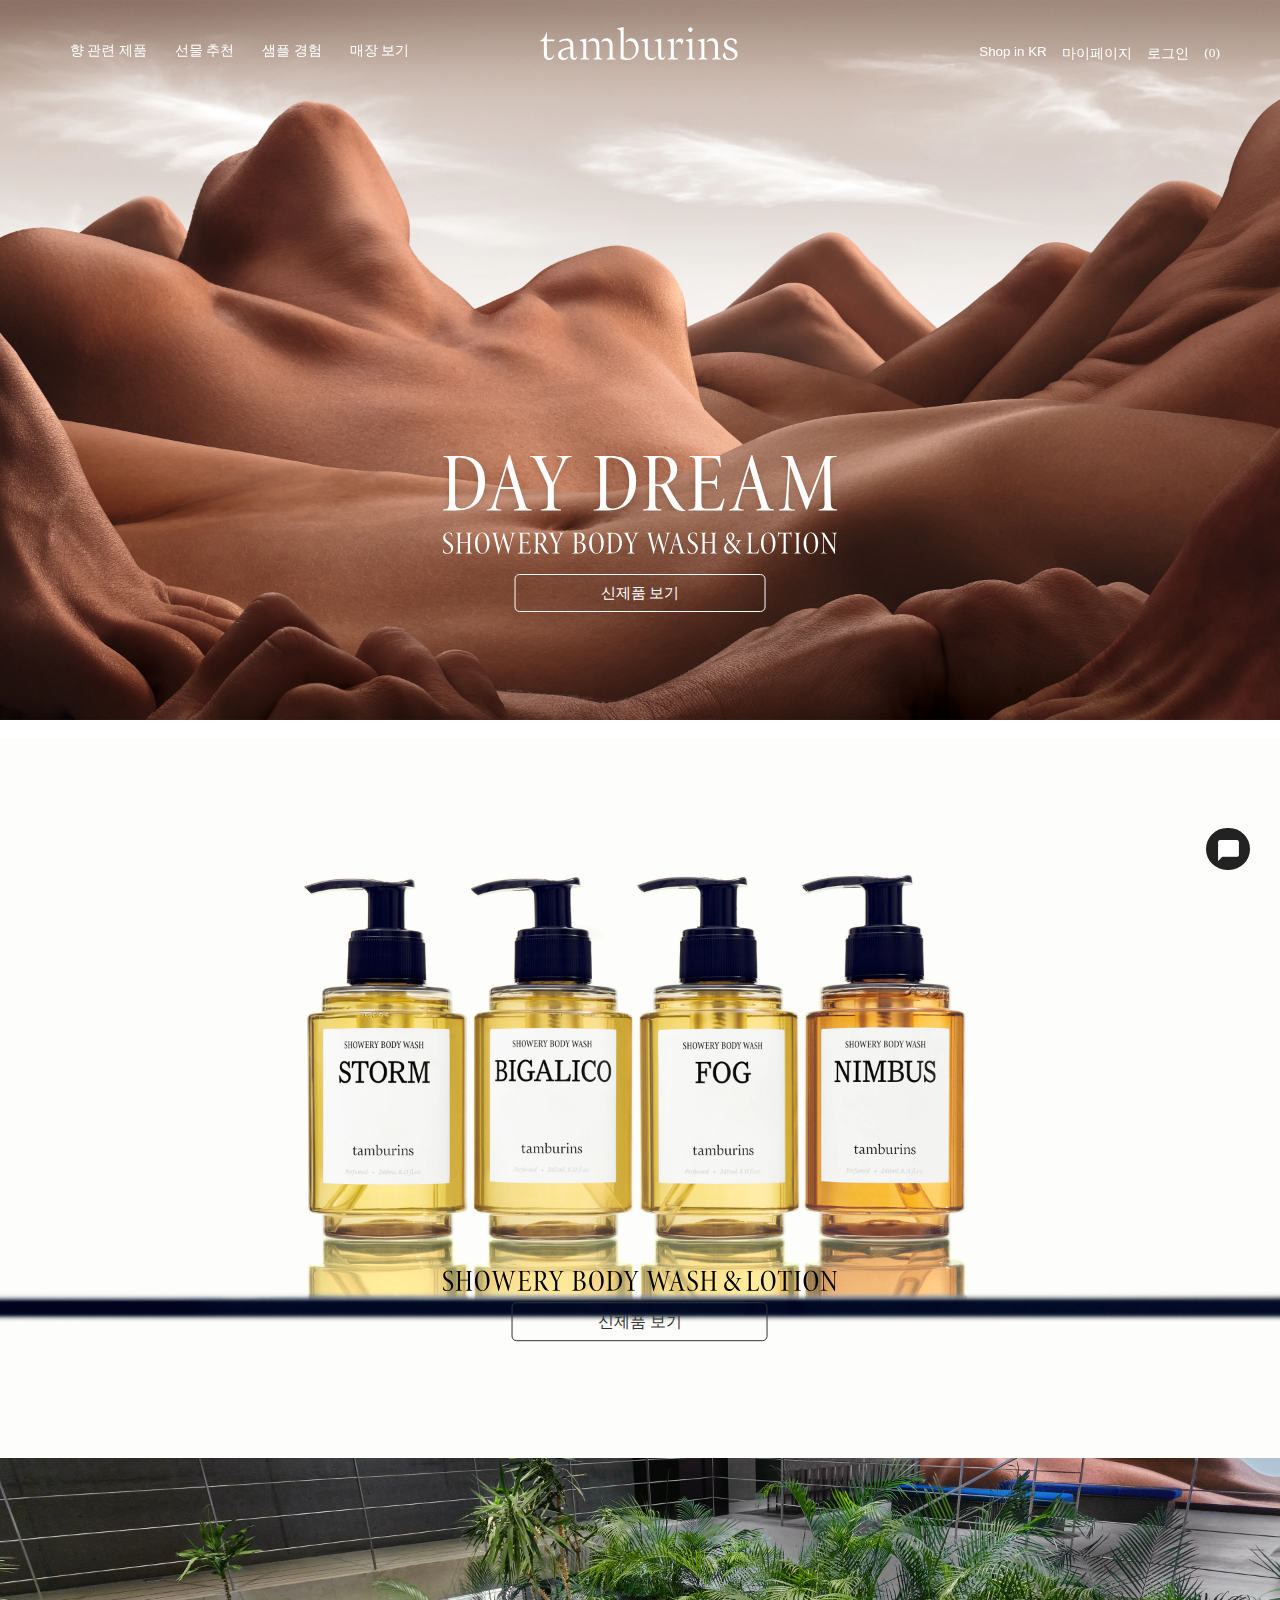
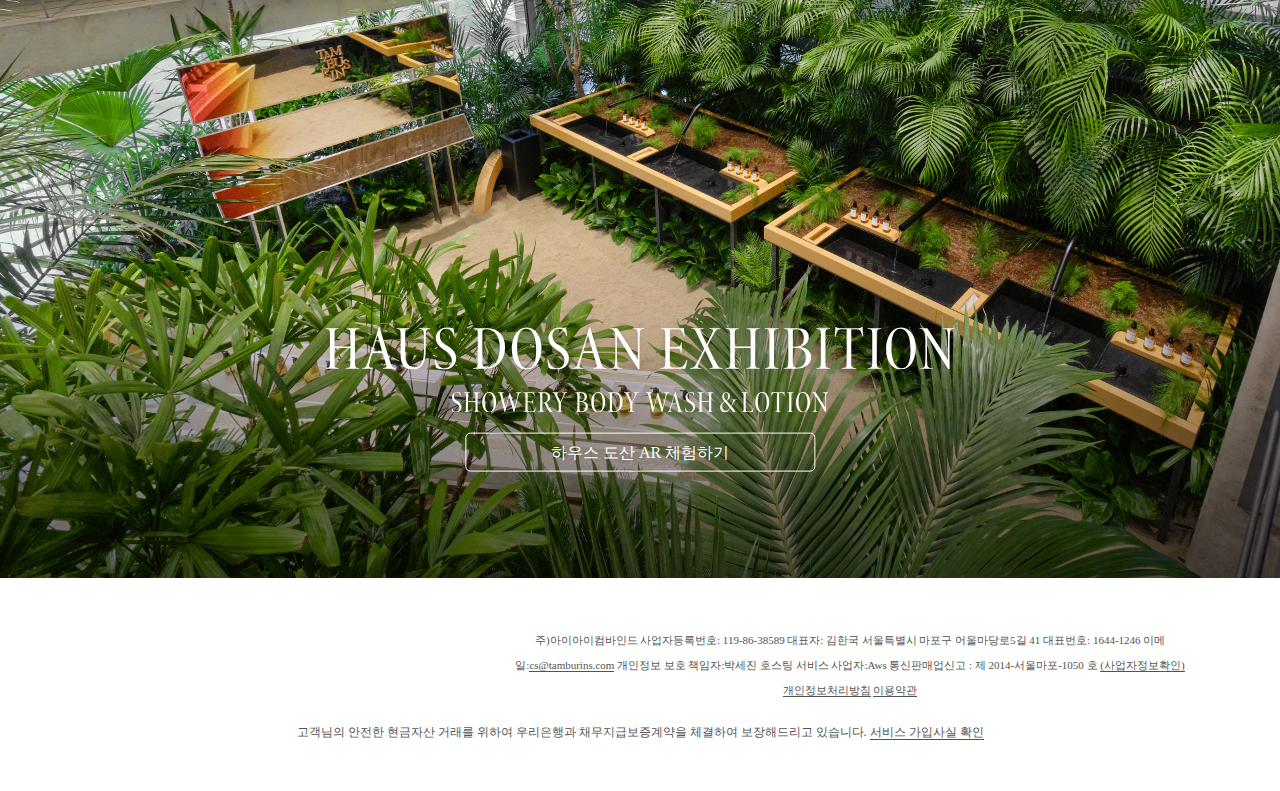
<file: index.html>
<!DOCTYPE html>
<html lang="ko">

<head>
  <meta charset="UTF-8">
  <title>tamburins</title>
  <meta http-equiv="X-UA-Compatible" content="IE=edge">
  <meta name="viewport" content="width=device-width, initial-scale=1.0">
  <link rel="icon" type="image/png" href="img/tam.png">
  <link rel="stylesheet" href="css/style-pc.css">
  <link rel="stylesheet" href="../css/web-font.css" />
  <link href="https://fonts.googleapis.com/icon?family=Material+Icons" rel="stylesheet">
</head>
  
<body class="main">
  <div id="wrapper">
    <a href="#main" id="skip-nav">본문 바로가기</a>
    <header id="header">
      <h1><a href="#"><svg class="logo-svg logo-svg--white" xmlns="http://www.w3.org/2000/svg" width="197.655" height="33.262" viewBox="0 0 197.655 33.262">
        <g>
            <path fill="#fff" d="M218.083 145.056c3.918 0 7.227-2.961 7.227-6.356 0-2.395-1.567-4.266-5.05-5.79-2-.871-2.7-1.263-3.744-1.785a3.686 3.686 0 0 1-2.133-3.527c0-2.047 2.133-3 3.962-3 3.047 0 3.918 2 4.266 4.4l.479.087c3.222-2.481.61-5.964-4.484-5.964-3.918 0-6.835 2.569-6.835 5.877 0 2.525 1.219 4.093 4.354 5.529l1.741.784c2.569 1.175 4.659 2.481 4.659 4.963 0 2.22-2.177 3.352-4.4 3.352-3.657 0-5.442-2.133-5.224-6.182l-.566-.13c-3.961 3.344-.695 7.742 5.748 7.742zm-18.242-.827h8.707v-.7c-2.7-.566-2.917-1.132-2.917-2.482V129.6c0-3.962-2.22-6.443-5.834-6.443-2.438 0-4.092.914-5.442 3.483h-.044l.436.392a4.365 4.365 0 0 1 3.309-1.567c3.091 0 4.571 1.611 4.571 5.181v10.404c0 1.349-.13 1.872-2.786 2.438zm-21.769-27.471a2.4 2.4 0 0 0 0-4.789 2.4 2.4 0 0 0 0 4.789zm8.185 27.471h8.707v-.7c-2.7-.566-2.917-1.132-2.917-2.482v-17.716l-6.443 1.436v.74c2.786.436 3.439 1 3.439 2.917v12.626c0 1.349-.13 1.872-2.786 2.438zm-12.1 0h8.707v-.7c-2.7-.566-2.917-1.132-2.917-2.482v-17.716l-6.443 1.436v.74c2.786.436 3.44 1 3.44 2.917v12.626c0 1.349-.131 1.872-2.787 2.438zm-5.094-15.02h.348c2.525-2.7 1.785-5.834-1.262-5.834-2.22 0-4.528 1.959-5.094 4.876l.522.261a3.124 3.124 0 0 1 2.917-2.263c1.522-.001 2.436 1.174 2.567 2.96zm-13.322 15.02h10.013v-.829c-3.091-.392-4.223-1-4.223-2.351v-17.718l-6.443 1.436v.74c2.787.436 3.44 1 3.44 2.917v12.626c0 1.349-.131 1.872-2.787 2.438zm-6.269.479c.783 0 2.7-.392 3.309-3.222l-.566-.261c-.435 1-1.088 1.567-1.785 1.567-1.219 0-1.567-.653-1.567-2.613v-16.848l-6.443 1.436v.74c2.787.436 3.44 1 3.44 2.917V140.4c-.004 2.653 1.346 4.308 3.61 4.308zm-10.536.217c2.047 0 3.657-.827 5.05-3.309l-.479-.3a4.084 4.084 0 0 1-3.7 1.741c-2.917 0-4.353-1.828-4.353-5.616v-14.11l-6.443 1.436v.74c2.786.436 3.439 1 3.439 2.917v10.057c-.003 3.919 1.956 6.444 6.484 6.444zm-44.494-.7h8.707v-.7c-2.7-.566-2.917-1.132-2.917-2.482V129.6c0-3.962-2.22-6.443-5.834-6.443-2.438 0-4.093.914-5.442 3.483h-.043l.435.392a4.366 4.366 0 0 1 3.309-1.567c3.091 0 4.571 1.611 4.571 5.181v10.404c0 1.349-.13 1.872-2.786 2.438zm-13.148 0h8.62v-.7C87.213 142.966 87 142.4 87 141.05V129.6c0-3.962-2.22-6.443-5.834-6.443-2.438 0-4.093.914-5.442 3.483h-.043l.435.392a4.367 4.367 0 0 1 3.309-1.567c3.135 0 4.659 1.654 4.659 5.181v10.404c0 1.349-.131 1.872-2.787 2.438zm-13.192 0h8.707v-.7c-2.7-.566-2.917-1.132-2.917-2.482v-17.712l-6.443 1.436v.74c2.787.436 3.44 1 3.44 2.917v12.626c0 1.349-.13 1.872-2.787 2.438zm-16.8.653a4.713 4.713 0 0 0 4.745-3.265l-.479-.218a2.677 2.677 0 0 1-2.307 1.394c-3.744 0-4.354-2.177-4.354-4.093 0-2.22 1.829-3.744 7.836-5.094l1.176-.261v7.059c0 2.656 1.35 4.31 3.613 4.31.784 0 2.7-.392 3.309-3.222l-.566-.261c-.436 1-1.089 1.567-1.785 1.567-1.176 0-1.524-.61-1.524-2.613v-10.189c0-4.353-2.394-6.661-6.7-6.661a13.386 13.386 0 0 0-7.716 2.569h.043l.74 1.263a10.112 10.112 0 0 1 5.747-1.741c3.178 0 4.833 1.611 4.833 4.7v1.567l-2.177.479c-8.707 1.872-9.969 5.224-9.969 7.575 0 3.832 3.221 5.138 5.533 5.138zm-14.889 0c2.133 0 4.658-1.045 5.311-4.876l-.566-.174c-.61 1.916-1.828 3-3.4 3-2.177 0-3.222-1.132-3.222-3.483v-13.184h7.532v-1.916h-7.534v-7.009h-.61c-1.306 4.658-2.917 6.748-6.27 8.315v.61h3.831v12.452c.001 4.266 1.615 6.268 4.921 6.268zm78.844.043c5.094 0 11.1-4.7 11.1-11.929 0-4.528-2.133-9.839-7.488-9.839-2.525 0-4.266 1.088-5.616 3.788l.523.3a4.88 4.88 0 0 1 3.875-1.48c3.047 0 5.834 3.222 5.834 8.446 0 6.139-3.614 9.056-7.184 9.056a6.28 6.28 0 0 1-4.963-2.046h-.043v-29.423l-6.443 1.436v.74c2.787.436 3.44 1 3.44 2.917v26.644a19.341 19.341 0 0 0 6.958 1.394z" transform="translate(-861.784 -32.736) translate(834.129 -79.058)"></path>
        </g>
    </svg></a></h1>
      <nav class="gnb">
        <ul class="gnb-left">
          <li><a href="#">향 관련 제품</a></li>
          <li><a href="file:///Users/lbs0527/Desktop/tamburins/page/t-gift.html">선물 추천</a></li>
          <li><a href="#">샘플 경험</a></li>
          <li><a href="#">매장 보기</a></li>
        </ul>
        <!-- div ul 고치기 -->
        <ul class="gnb-right">
          <li><a href="#">(0)</a></li>
          <li><a href="#">로그인</a></li>
          <li><a href="#">마이페이지</a></li>
          <select class="Shop in KR">
            <option value="">Shop in KR</option>
            <option value="">KOR</option>
            <option value="">ENG</option>
            <option value="">CHN</option>
          </select>
          
        </ul>
      </nav>
    </header>

    <main id="main">

      <section class="main-visual1">
        <img src="img/main2.jpg" alt="" />
        <div class="title">
          <h2><img src="img/img4.svg" alt="DAY DREAM" /></h2>
          <h3><img src="img/img5.svg" alt="SHOWERY BODY WASH & LOTION" /></h3>
          <a href="#">신제품 보기</a>
        </div>
        <span class="material-icons"><a href="#">chat_bubble</a></span>
      </section>

      
      <section class="main-visual2">
        <img src="img/main.jpg" alt="" />
        <div class="title">
          <h2><img src="img/img6.svg" alt="SHOWERY BODY WASH & LOTION" /></h2>
          <a href="#">신제품 보기</a>
        </div>
      </section>

      <section class="main-visual3">
        <img src="img/main3.jpg" alt="" />
        <div class="title">
          <h2><img src="img/img7.svg" alt="HAUS DOSAN EXHITION" /></h2>
          <h3><img src="img/img9.svg" alt="SHOWERY BODY WASH & LOTION" /></h3>
          <a href="#">하우스 도산 AR 체험하기</a>
        </div>
      </section>
    </main>
    
    <footer id="footer">
      <div class="div-box">
        <ul class="footer-nav">
          <li>주)아이아이컴바인드</li>
          <li>사업자등록번호: 119-86-38589</li>
          <li>대표자: 김한국</li>
          <li>
            <address>서울특별시 마포구 어울마당로5길 41</address>
          </li>
          <li>대표번호: 1644-1246</li>
          <li>이메일:<a href="mailto:cs@tamburins.com">cs@tamburins.com</a></li>
          <li>개인정보 보호 책임자:박세진</li>
          <li>호스팅 서비스 사업자:Aws</li>
          <li>통신판매업신고 : 제 2014-서울마포-1050 호 <a href="#">(사업자정보확인)</a></li>
          <li><a href="#">개인정보처리방침</a></li>
          <li><a href="#">이용약관</a></li>
        </ul> 
        <p class="service">
          고객님의 안전한 현금자산 거래를 위하여 우리은행과 채무지급보증계약을 체결하여 보장해드리고 있습니다. <a href="#">서비스 가입사실 확인</a>
        </p>
      </div>
    </footer>
  </div>
</body>

</html>
</file>
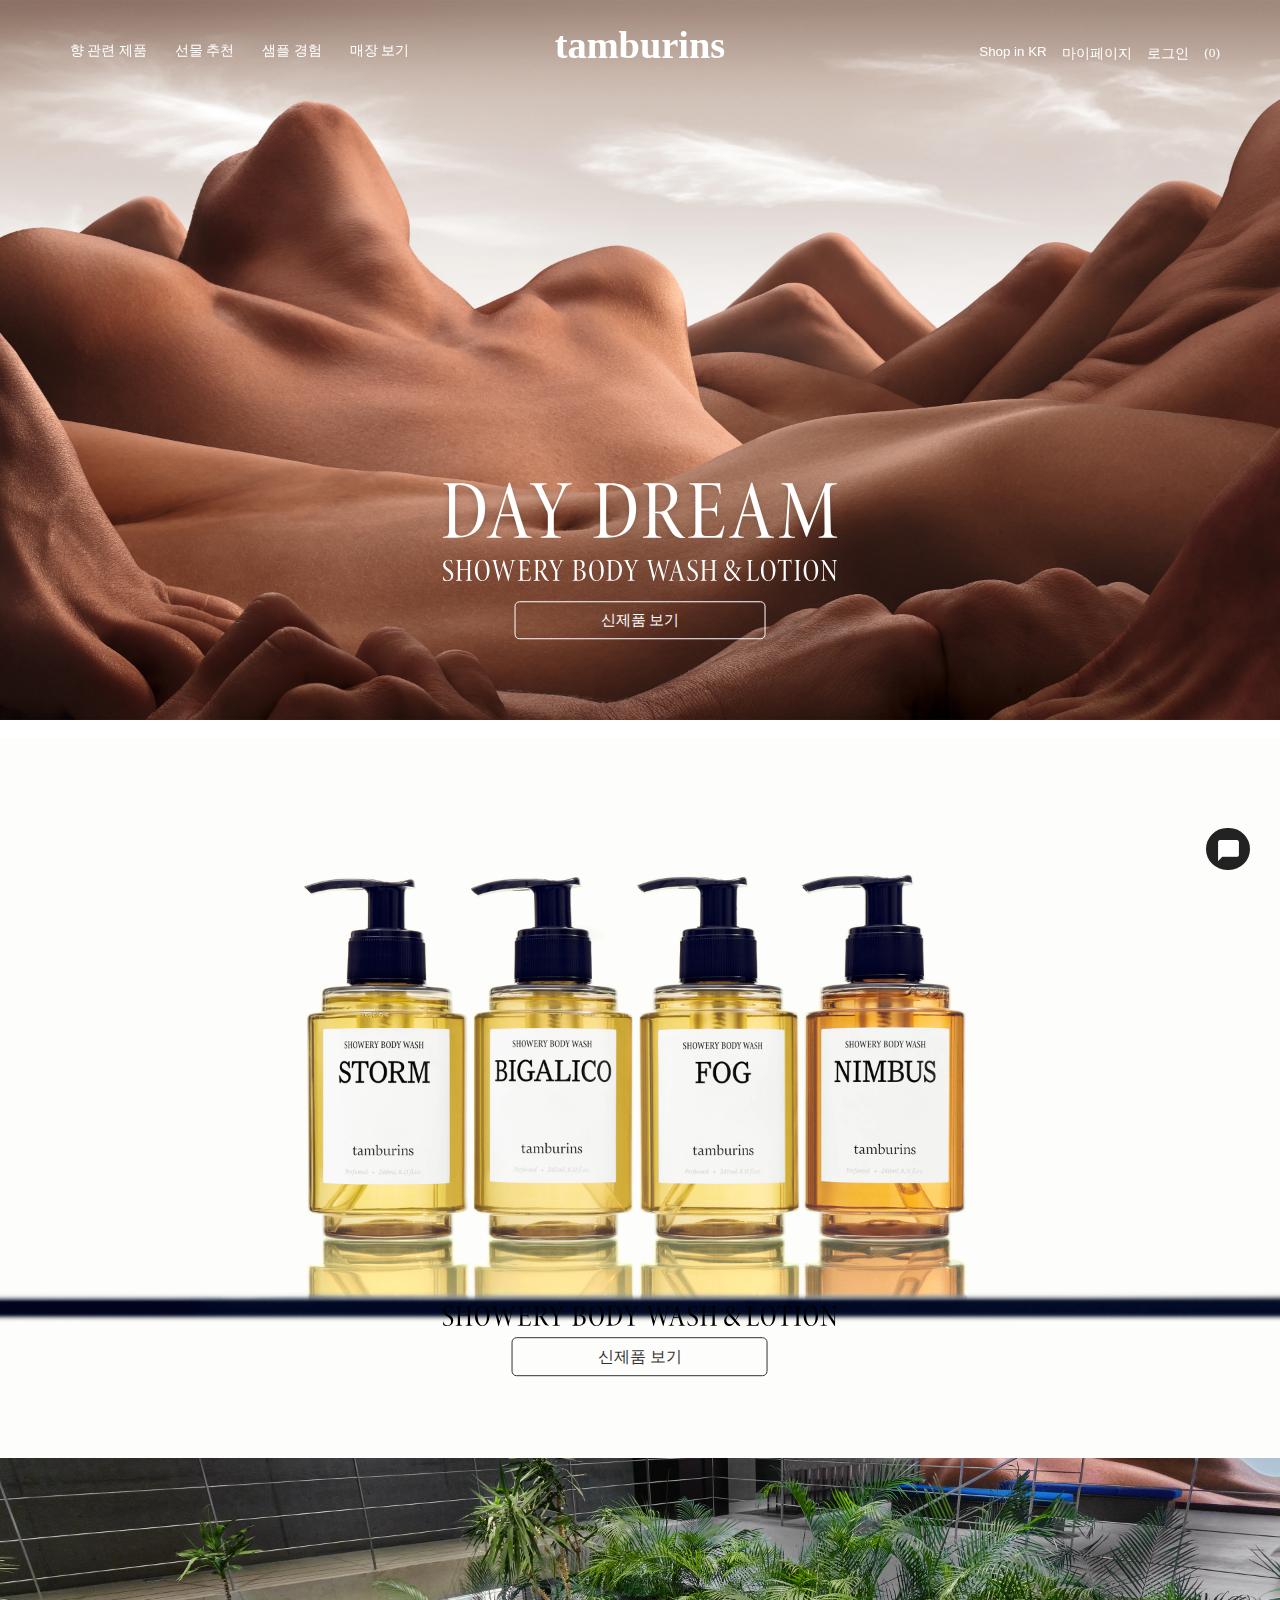
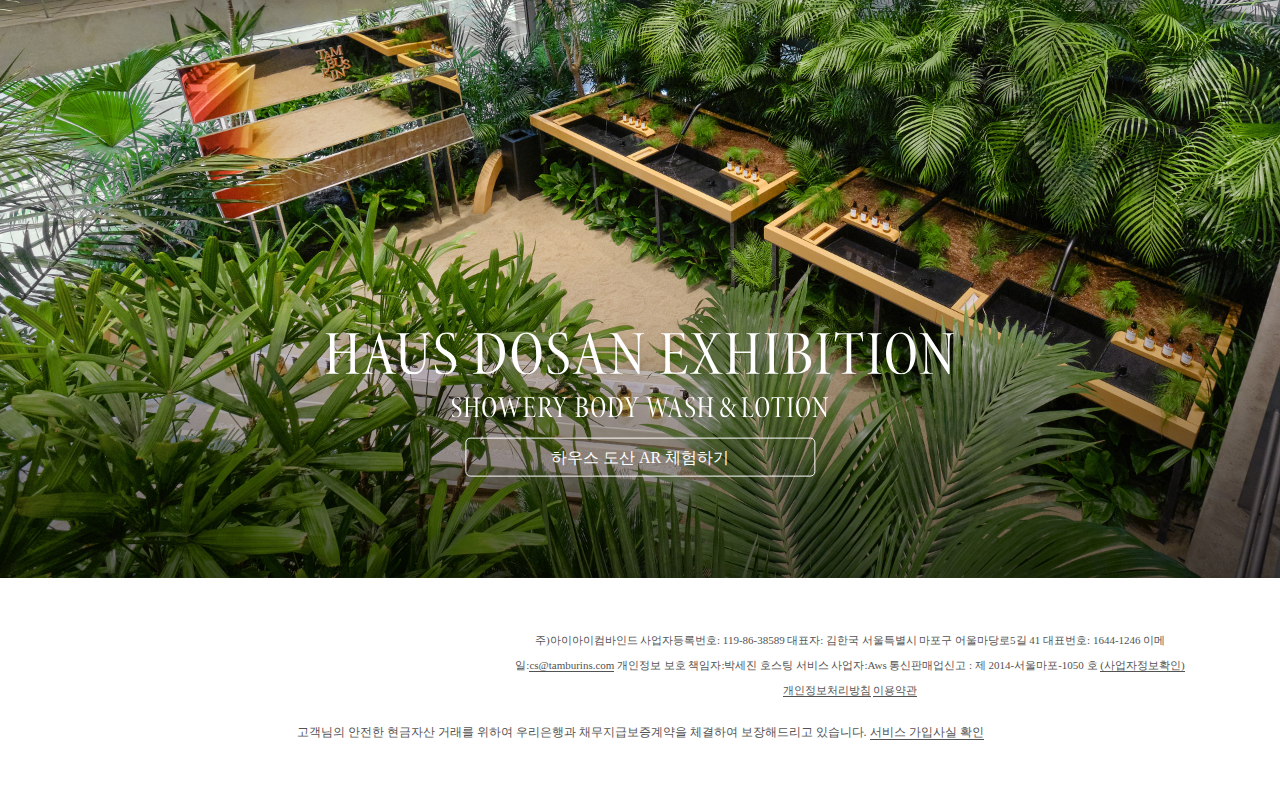
<file: tamburins/index.html>
<!DOCTYPE html>
<html lang="ko">

<head>
  <meta charset="UTF-8">
  <title>tamburins</title>
  <meta http-equiv="X-UA-Compatible" content="IE=edge">
  <meta name="viewport" content="width=device-width, initial-scale=1.0">
  <link rel="icon" type="image/png" href="img/tam.png">
  <link rel="stylesheet" href="css/style-pc.css">
  <link rel="stylesheet" href="../css/web-font.css" />
  <link href="https://fonts.googleapis.com/icon?family=Material+Icons" rel="stylesheet">
</head>
  
<body class="main">
  <div id="wrapper">
    <a href="#main" id="skip-nav">본문 바로가기</a>
    <header id="header">
      <h1><a href="#">tamburins</a></h1>
      <nav class="gnb">
        <ul class="gnb-left">
          <li><a href="#">향 관련 제품</a></li>
          <li><a href="file:///Users/lbs0527/Desktop/tamburins/page/t-gift.html">선물 추천</a></li>
          <li><a href="#">샘플 경험</a></li>
          <li><a href="#">매장 보기</a></li>
        </ul>
        <!-- div ul 고치기 -->
        <ul class="gnb-right">
          <li><a href="#">(0)</a></li>
          <li><a href="#">로그인</a></li>
          <li><a href="#">마이페이지</a></li>
          <select class="Shop in KR">
            <option value="">Shop in KR</option>
            <option value="">KOR</option>
            <option value="">ENG</option>
            <option value="">CHN</option>
          </select>
          
        </ul>
      </nav>
    </header>

    <main id="main">

      <section class="main-visual1">
        <img src="img/main2.jpg" alt="" />
        <div class="title">
          <h2><img src="img/img4.svg" alt="DAY DREAM" /></h2>
          <h3><img src="img/img5.svg" alt="SHOWERY BODY WASH & LOTION" /></h3>
          <a href="#">신제품 보기</a>
        </div>
        <span class="material-icons"><a href="#">chat_bubble</a></span>
      </section>

      <!-- 헷갈리지마!!!!!!! -->
      <section class="main-visual2">
        <img src="img/main.jpg" alt="" />
        <div class="title">
          <h2><img src="img/img6.svg" alt="SHOWERY BODY WASH & LOTION" /></h2>
          <a href="#">신제품 보기</a>
        </div>
      </section>

      <section class="main-visual3">
        <img src="img/main3.jpg" alt="" />
        <div class="title">
          <h2><img src="img/img7.svg" alt="HAUS DOSAN EXHITION" /></h2>
          <h3><img src="img/img9.svg" alt="SHOWERY BODY WASH & LOTION" /></h3>
          <a href="#">하우스 도산 AR 체험하기</a>
        </div>
      </section>
    </main>
    
    <footer id="footer">
      <div class="div-box">
        <ul class="footer-nav">
          <li>주)아이아이컴바인드</li>
          <li>사업자등록번호: 119-86-38589</li>
          <li>대표자: 김한국</li>
          <li>
            <address>서울특별시 마포구 어울마당로5길 41</address>
          </li>
          <li>대표번호: 1644-1246</li>
          <li>이메일:<a href="mailto:cs@tamburins.com">cs@tamburins.com</a></li>
          <li>개인정보 보호 책임자:박세진</li>
          <li>호스팅 서비스 사업자:Aws</li>
          <li>통신판매업신고 : 제 2014-서울마포-1050 호 <a href="#">(사업자정보확인)</a></li>
          <li><a href="#">개인정보처리방침</a></li>
          <li><a href="#">이용약관</a></li>
        </ul> 
        <p class="service">
          고객님의 안전한 현금자산 거래를 위하여 우리은행과 채무지급보증계약을 체결하여 보장해드리고 있습니다. <a href="#">서비스 가입사실 확인</a>
        </p>
      </div>
    </footer>
  </div>
</body>

</html>
</file>
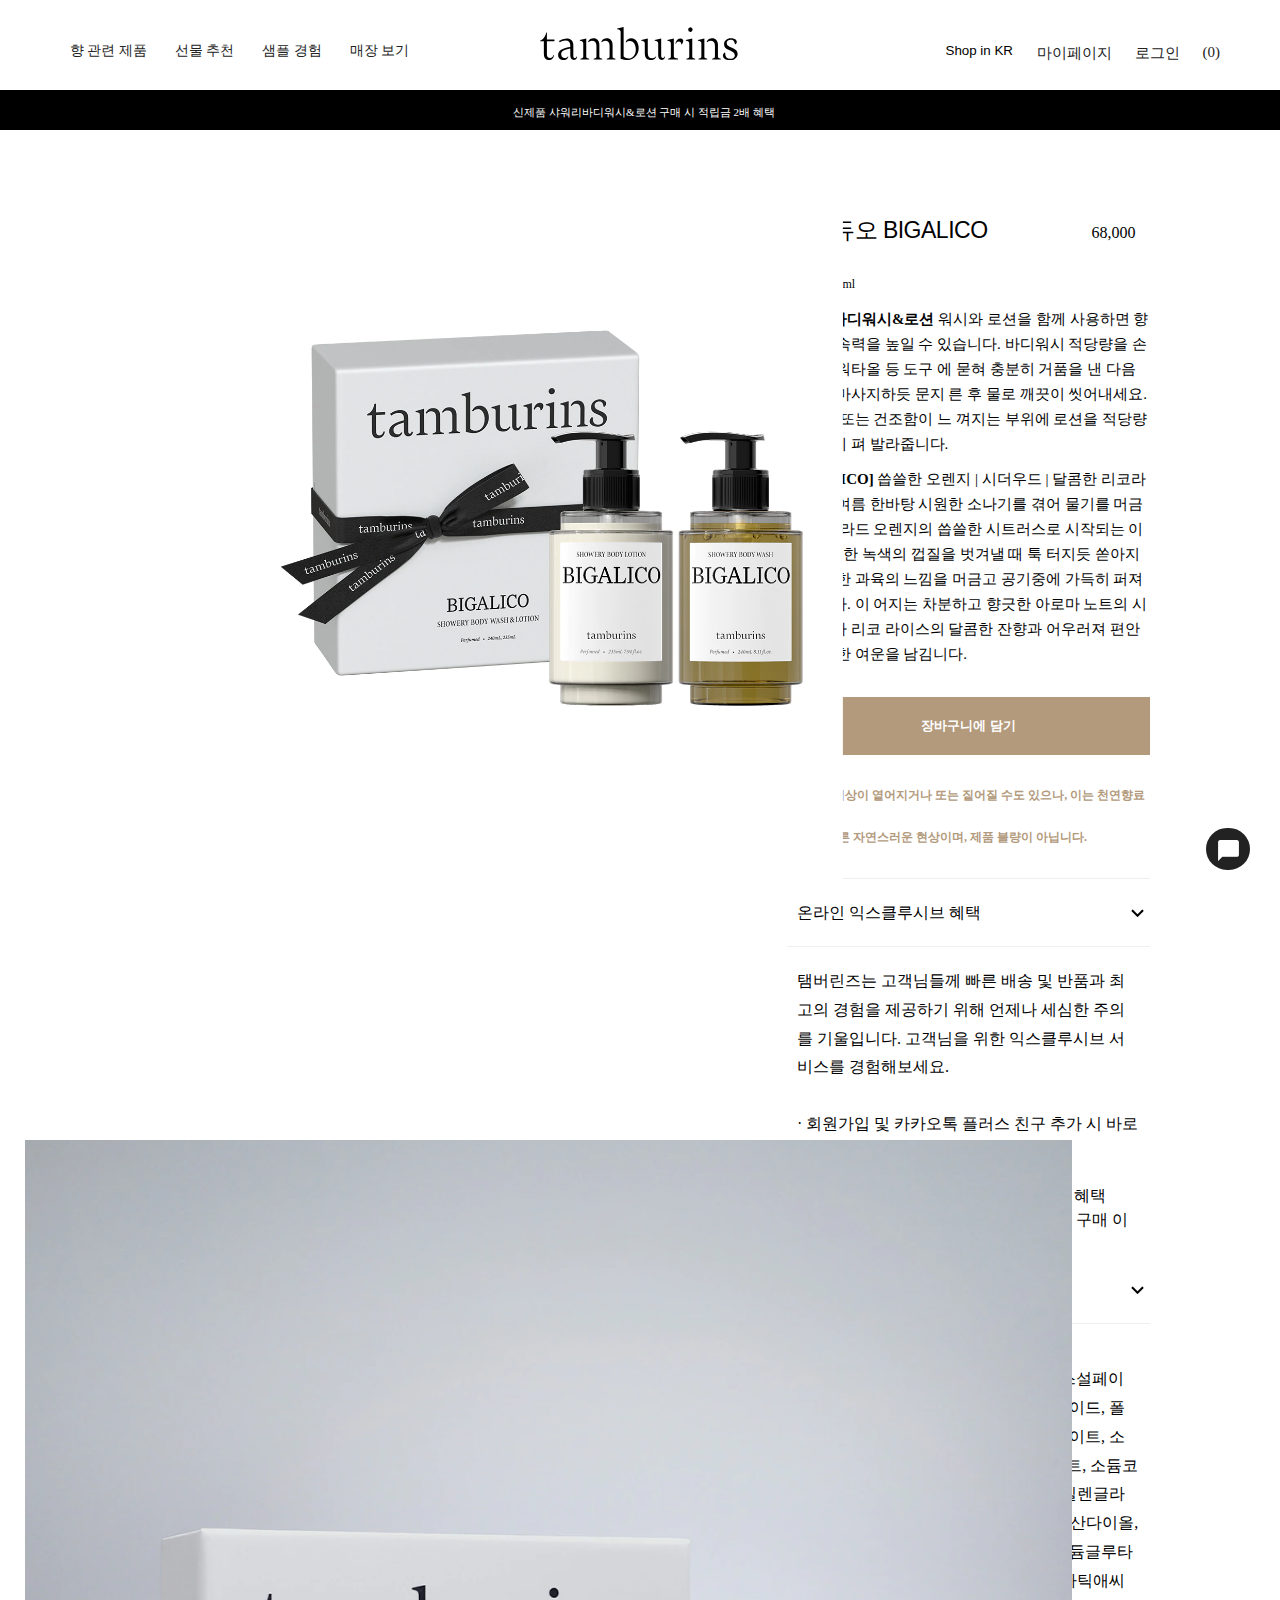
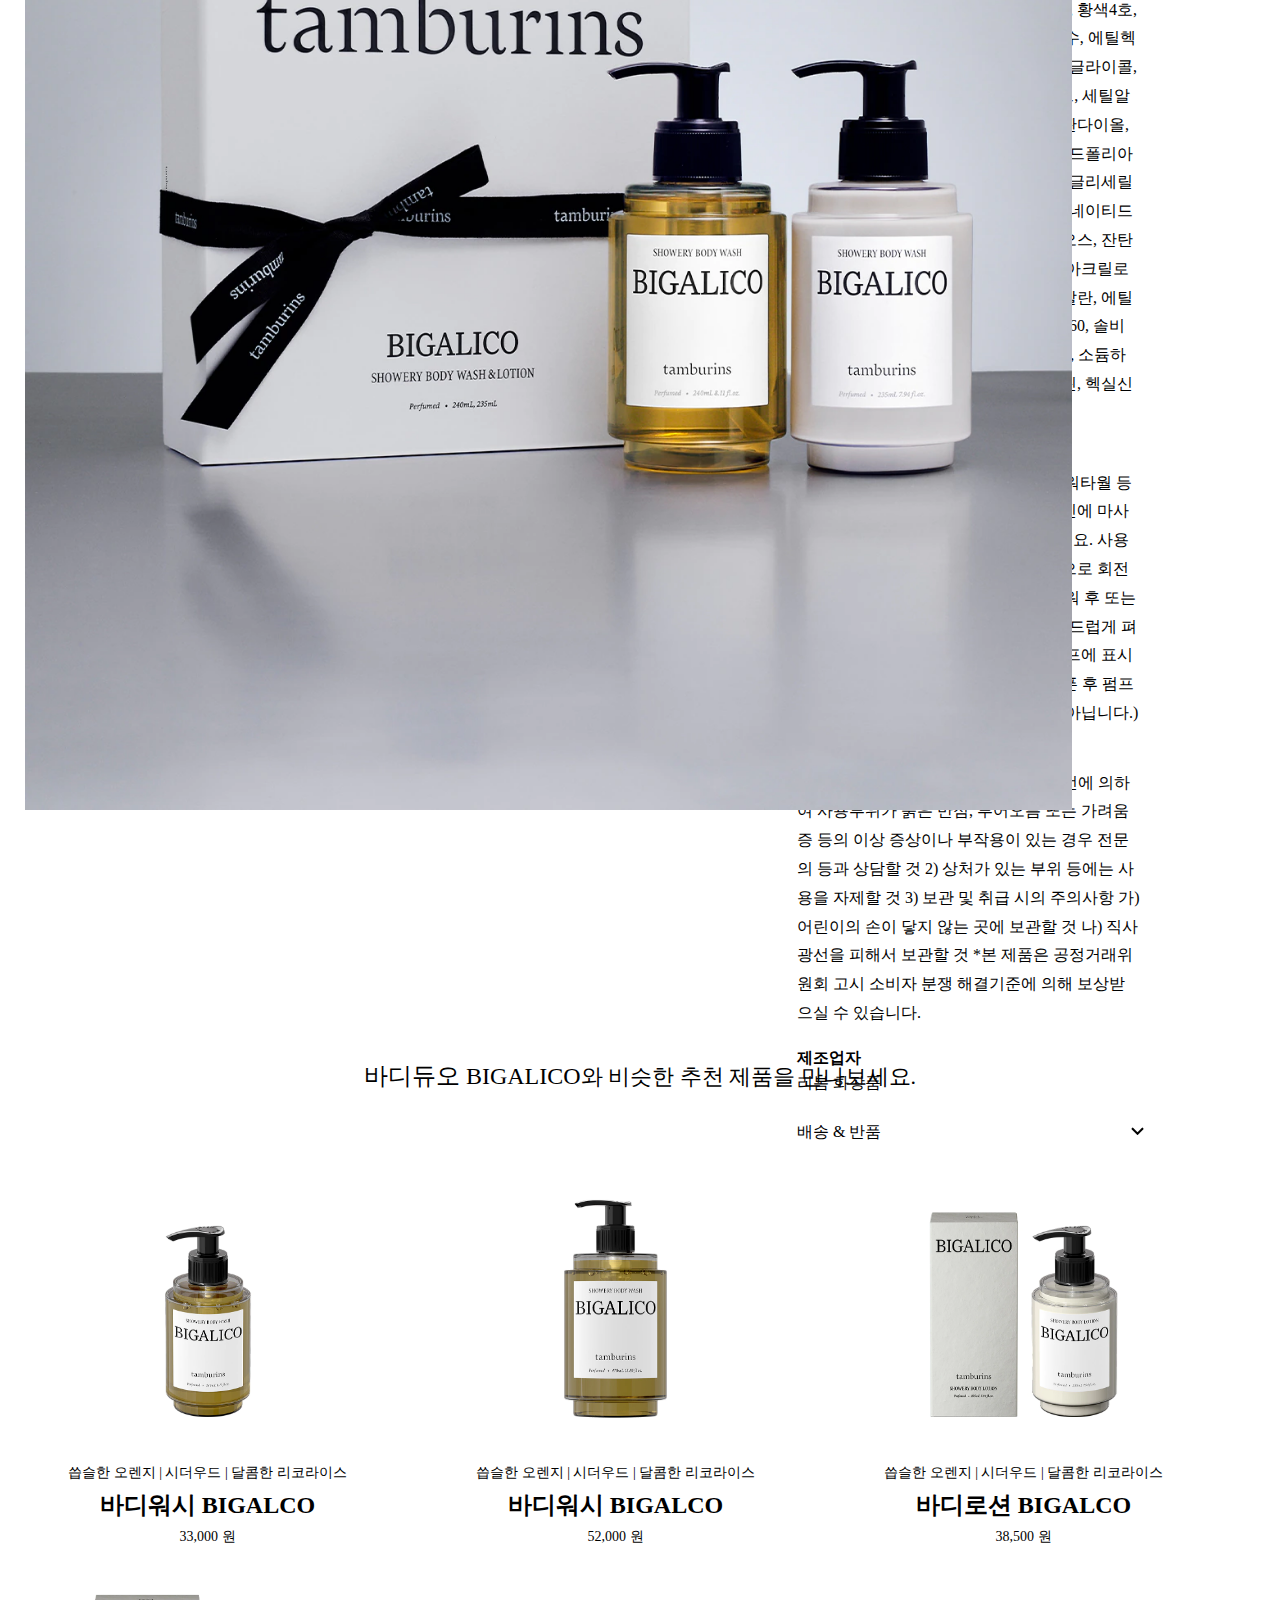
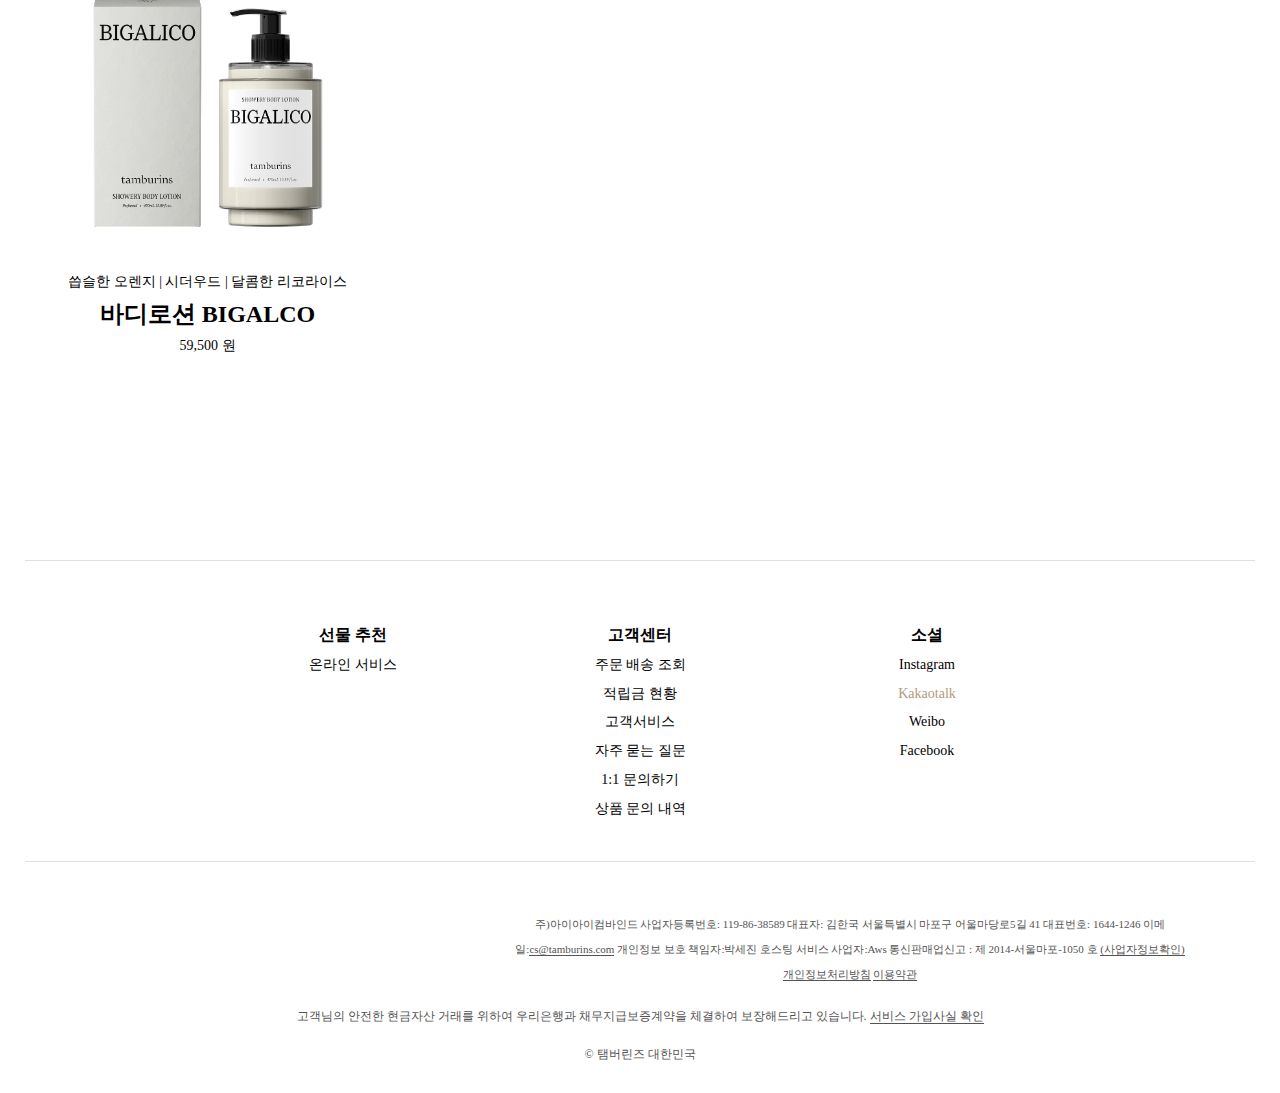
<file: page/pick.html>
<!DOCTYPE html>
<html lang="ko">

<head>
  <meta charset="UTF-8">
  <title>tamburins</title>
  <meta http-equiv="X-UA-Compatible" content="IE=edge">
  <meta name="viewport" content="width=device-width, initial-scale=1.0">
  <link rel="icon" type="image/png" href="../img/tam.png">
  <link rel="stylesheet" href="../css/style-pc.css">
  <link rel="stylesheet" href="../css/web-font.css" />
  <link href="https://fonts.googleapis.com/icon?family=Material+Icons" rel="stylesheet">
</head>

<body class="pick">
  <div id="wapper">
    <a href="#main" id="skip-nav">본문 바로가기</a>
    <header id="header">
      <h1><a href="file:///Users/lbs0527/Desktop/tamburins/index.html">  <svg class="logo-svg logo-svg--black" xmlns="http://www.w3.org/2000/svg" width="197.655" height="33.262" viewBox="0 0 197.655 33.262">
        <g>
            <path d="M218.083 145.056c3.918 0 7.227-2.961 7.227-6.356 0-2.395-1.567-4.266-5.05-5.79-2-.871-2.7-1.263-3.744-1.785a3.686 3.686 0 0 1-2.133-3.527c0-2.047 2.133-3 3.962-3 3.047 0 3.918 2 4.266 4.4l.479.087c3.222-2.481.61-5.964-4.484-5.964-3.918 0-6.835 2.569-6.835 5.877 0 2.525 1.219 4.093 4.354 5.529l1.741.784c2.569 1.175 4.659 2.481 4.659 4.963 0 2.22-2.177 3.352-4.4 3.352-3.657 0-5.442-2.133-5.224-6.182l-.566-.13c-3.961 3.344-.695 7.742 5.748 7.742zm-18.242-.827h8.707v-.7c-2.7-.566-2.917-1.132-2.917-2.482V129.6c0-3.962-2.22-6.443-5.834-6.443-2.438 0-4.092.914-5.442 3.483h-.044l.436.392a4.365 4.365 0 0 1 3.309-1.567c3.091 0 4.571 1.611 4.571 5.181v10.404c0 1.349-.13 1.872-2.786 2.438zm-21.769-27.471a2.4 2.4 0 0 0 0-4.789 2.4 2.4 0 0 0 0 4.789zm8.185 27.471h8.707v-.7c-2.7-.566-2.917-1.132-2.917-2.482v-17.716l-6.443 1.436v.74c2.786.436 3.439 1 3.439 2.917v12.626c0 1.349-.13 1.872-2.786 2.438zm-12.1 0h8.707v-.7c-2.7-.566-2.917-1.132-2.917-2.482v-17.716l-6.443 1.436v.74c2.786.436 3.44 1 3.44 2.917v12.626c0 1.349-.131 1.872-2.787 2.438zm-5.094-15.02h.348c2.525-2.7 1.785-5.834-1.262-5.834-2.22 0-4.528 1.959-5.094 4.876l.522.261a3.124 3.124 0 0 1 2.917-2.263c1.522-.001 2.436 1.174 2.567 2.96zm-13.322 15.02h10.013v-.829c-3.091-.392-4.223-1-4.223-2.351v-17.718l-6.443 1.436v.74c2.787.436 3.44 1 3.44 2.917v12.626c0 1.349-.131 1.872-2.787 2.438zm-6.269.479c.783 0 2.7-.392 3.309-3.222l-.566-.261c-.435 1-1.088 1.567-1.785 1.567-1.219 0-1.567-.653-1.567-2.613v-16.848l-6.443 1.436v.74c2.787.436 3.44 1 3.44 2.917V140.4c-.004 2.653 1.346 4.308 3.61 4.308zm-10.536.217c2.047 0 3.657-.827 5.05-3.309l-.479-.3a4.084 4.084 0 0 1-3.7 1.741c-2.917 0-4.353-1.828-4.353-5.616v-14.11l-6.443 1.436v.74c2.786.436 3.439 1 3.439 2.917v10.057c-.003 3.919 1.956 6.444 6.484 6.444zm-44.494-.7h8.707v-.7c-2.7-.566-2.917-1.132-2.917-2.482V129.6c0-3.962-2.22-6.443-5.834-6.443-2.438 0-4.093.914-5.442 3.483h-.043l.435.392a4.366 4.366 0 0 1 3.309-1.567c3.091 0 4.571 1.611 4.571 5.181v10.404c0 1.349-.13 1.872-2.786 2.438zm-13.148 0h8.62v-.7C87.213 142.966 87 142.4 87 141.05V129.6c0-3.962-2.22-6.443-5.834-6.443-2.438 0-4.093.914-5.442 3.483h-.043l.435.392a4.367 4.367 0 0 1 3.309-1.567c3.135 0 4.659 1.654 4.659 5.181v10.404c0 1.349-.131 1.872-2.787 2.438zm-13.192 0h8.707v-.7c-2.7-.566-2.917-1.132-2.917-2.482v-17.712l-6.443 1.436v.74c2.787.436 3.44 1 3.44 2.917v12.626c0 1.349-.13 1.872-2.787 2.438zm-16.8.653a4.713 4.713 0 0 0 4.745-3.265l-.479-.218a2.677 2.677 0 0 1-2.307 1.394c-3.744 0-4.354-2.177-4.354-4.093 0-2.22 1.829-3.744 7.836-5.094l1.176-.261v7.059c0 2.656 1.35 4.31 3.613 4.31.784 0 2.7-.392 3.309-3.222l-.566-.261c-.436 1-1.089 1.567-1.785 1.567-1.176 0-1.524-.61-1.524-2.613v-10.189c0-4.353-2.394-6.661-6.7-6.661a13.386 13.386 0 0 0-7.716 2.569h.043l.74 1.263a10.112 10.112 0 0 1 5.747-1.741c3.178 0 4.833 1.611 4.833 4.7v1.567l-2.177.479c-8.707 1.872-9.969 5.224-9.969 7.575 0 3.832 3.221 5.138 5.533 5.138zm-14.889 0c2.133 0 4.658-1.045 5.311-4.876l-.566-.174c-.61 1.916-1.828 3-3.4 3-2.177 0-3.222-1.132-3.222-3.483v-13.184h7.532v-1.916h-7.534v-7.009h-.61c-1.306 4.658-2.917 6.748-6.27 8.315v.61h3.831v12.452c.001 4.266 1.615 6.268 4.921 6.268zm78.844.043c5.094 0 11.1-4.7 11.1-11.929 0-4.528-2.133-9.839-7.488-9.839-2.525 0-4.266 1.088-5.616 3.788l.523.3a4.88 4.88 0 0 1 3.875-1.48c3.047 0 5.834 3.222 5.834 8.446 0 6.139-3.614 9.056-7.184 9.056a6.28 6.28 0 0 1-4.963-2.046h-.043v-29.423l-6.443 1.436v.74c2.787.436 3.44 1 3.44 2.917v26.644a19.341 19.341 0 0 0 6.958 1.394z" transform="translate(-861.784 -32.736) translate(834.129 -79.058)"></path>
        </g>
    </svg></a></h1>
      <nav class="gnb">
        <ul class="gnb-left"> 
          <li><a href="#">향 관련 제품</a></li>
          <li><a href="#">선물 추천</a></li>
          <li><a href="#">샘플 경험</a></li>
          <li><a href="#">매장 보기</a></li>
        </ul>

        <ul class="gnb-right">
          <li><a href="#">(0)</a></li>
          <li><a href="#">로그인</a></li>
          <li><a href="#">마이페이지</a></li>

          <select div class="Shop in KR">
            <option value="">Shop in KR</option>
            <option value="">KOR</option>
            <option value="">ENG</option>
            <option value="">CHN</option>

          </select>
        </ul>
      </nav>
      <div class="event">
        <a href="#">
          <p>신제품 샤워리바디워시&로션 구매 시 적립금 2배 혜택</p>
        </a>
      </div>
      <span class="material-icons"><a href="#">chat_bubble</a></span>
    </header>
    <div class="mainpick">
      <section class="p-one">
        <div class="imgbox">
          <img src="../img/p.main1.webp" alt="바디듀오 세트" />
          <img src="../img/p.main2.webp" alt="바디워시" />
          <img src="../img/p.main3.webp" alt="바디로션" />
        </div>
        <div class="one-text">
          <div class="explanation">
            <div class="title-text"><em>바디듀오 BIGALICO</em> 68,000원</div>
            <div class="ml-text">240ml+235ml</div>
            <div class="in-text"><em>샤워리바디워시&로션</em>
              워시와 로션을 함께 사용하면 향기의 지속력을 높일 수
              있습니다. 바디워시 적당량을 손 또는 샤워타올 등 도구
              에 묻혀 충분히 거품을 낸 다음 전신에 마사지하듯 문지
              른 후 물로 깨끗이 씻어내세요. 샤워 후 또는 건조함이 느
              껴지는 부위에 로션을 적당량 부드럽게 펴 발라줍니다.
            </div>
            <div class="in-text2"><em>[BIGALICO]</em>
              씁쓸한 오렌지 | 시더우드 | 달콤한 리코라이스
              초여름 한바탕 시원한 소나기를 겪어 물기를 머금은 비가
              라드 오렌지의 씁쓸한 시트러스로 시작되는 이 향은, 진
              한 녹색의 껍질을 벗겨낼 때 툭 터지듯 쏟아지는 달콤한
              과육의 느낌을 머금고 공기중에 가득히 퍼져나갑니다. 이
              어지는 차분하고 향긋한 아로마 노트의 시더우드가 리코
              라이스의 달콤한 잔향과 어우러져 편안하고 진한 여운을
              남김니다.
            </div>
          </div>
          <div class="basket">
            <div class="btn">
              <a href="#">장바구니에 담기</a>
            </div>
            <p>• 제품의 색상이 옅어지거나 또는 짙어질 수도 있으나, 이는 천연향료 성분의<br>
              배합에 따른 자연스러운 현상이며, 제품 불량이 아닙니다.</p>
          </div>
          <div class="info-box">
            <div class="text-arrow">
              <h4>온라인 익스클루시브 혜택</h4>
            </div>
            <dl class="on">
              <dt></dt>
              <dd>탬버린즈는 고객님들께 빠른 배송 및 반품과 최고의 경험을 제공하기 위해 언제나 세심한 주의를 기울입니다. 고객님을 위한 익스클루시브 서비스를 경험해보세요.

                <strong>
                  · 회원가입 및 카카오톡 플러스 친구 추가 시 바로 사용 가능한 3,000원 혜택
                  <br>· 구매 금액의 2% 적립
                  <br> · 후기 작성시 품목당 최대 1,000 포인트 혜택
                  <br> · 생일 축하 5,000 포인트 혜택 (1년 이내 구매 이력 있을 시)</strong> 
                </dd>
            </dl>

            <h4>제품 세부 정보</h4>
            <dl>
              <dt>전성분</dt>
              <dd>
                [샤워리바디워시]
                정제수, 소듐라우레스설페이트, 코카미도프로필베타인, 소듐클로라이드, 폴리솔베이트80, 향료, 암모늄라우릴설페이트, 소듐벤조에이트, 라우레스-3, 소듐설페이트, 소듐코코일애플아미노산,
                베타인, 판테놀,
                헥실렌글라이콜, 부틸렌글라이콜, 글리세린, 1,2-헥산다이올, 에틸헥산다이올, 병풀추출물, 테트라소듐글루타메이트다이아세테이트, 황색5호, 아시아틱애씨드, 아시아티코사이드, 마데카식애씨드,
                황색4호,
                리모넨,
                리날룰

                [샤워리바디로션]
                정제수, 에틸헥실팔미테이트, 글리세린, 다이프로필렌글라이콜, 피마자씨오일, 피이지-100스테아레이트, 세틸알코올, 부틸렌글라이콜, 시어버터, 프로판다이올, 벤질글라이콜, 향료,
                하이드로제네이티드폴리아이소부텐,
                소듐아크릴레이트코폴리머, 글리세릴스테아레이트, 다이메티콘, 하이드로제네이티드캐스터오일, 레시틴, 베타인, 트레할로오스, 잔탄검,
                하이드록시에틸아크릴레이트/소듐아크릴로일다이메틸타우레이트코폴리머, 스쿠알란,
                에틸헥실글리세린, 알란토인, 폴리솔베이트60, 솔비탄아이소스테아레이트, 1,2-헥산다이올, 소듐하이알루로네이트, 리모넨, 리날룰, 쿠마린, 헥실신남알, 시트랄</dd>
              <dt>사용방법</dt>
              <dd>[샤워리바디워시]
                적당량을 손 또는 샤워타월 등 도구에 묻혀 충분히 거품을 낸 다음 전신에 마사지하듯 문지른 후 물로 깨끗이 씻어내세요. 사용 시 스토퍼 제거 후 펌프에 표시된 방향으로 회전하여
                사용하세요.

                [샤워리바디로션]
                샤워 후 또는 건조함이 느껴지는 부위에 적당량을 부드럽게 펴 발라줍니다. 사용 시 스토퍼 제거 후 펌프에 표시된 방향으로 회전하여 사용하세요.

                (오픈 후 펌프가 헛도는 경우가 있으나, 제품 불량이 아닙니다.)</dd>
              <dt>사용시의 주의사항</dt>
              <dd>1) 화장품 사용 시 또는 사용 후 직사광선에 의하여 사용부위가 붉은 반점, 부어오름 또는 가려움증 등의 이상 증상이나 부작용이 있는 경우 전문의 등과 상담할 것 2) 상처가 있는
                부위 등에는 사용을
                자제할 것 3) 보관 및 취급 시의 주의사항 가) 어린이의 손이 닿지 않는 곳에 보관할 것 나) 직사광선을 피해서 보관할 것
                *본 제품은 공정거래위원회 고시 소비자 분쟁 해결기준에 의해 보상받으실 수 있습니다.</dd>
              <dt>제조업자</dt>
              <dd>리봄 화장품</dd>
            </dl>

            <h4>배송 & 반품</h4>
            <dl>
              <dt></dt>
              <!--????-->
              <dd>3만원 이상 구매하실 경우 배송 비용은 무료입니다.

                <span class="color-red">주문량 증가로 인해, 주문일로부터 1~3영업일 이내 출고됩니다.(당일 출고 불가)</span>

                배송은 지역 택배사 사정에 따라 약간의 지연이 생길 수 있습니다. 배송이 시작되면 고객님의 이메일과 문자 메시지로 송장 번호를 전송해 드립니다.
                CJ대한통운(https://www.cjlogistics.com)
              </dd>
            </dl>



          </div>
        </div>

      </section>

      <section class="p-two">
        <img src="../img/p.bmain.webp" alt="바디듀오 세트" />
      </section>

      <section class="p-three">
        <div class="plus">
          <h4><em>바디듀오 BIGALICO</em>와 비슷한 추천 제품을 만나보세요.</h4>
        </div>
        <ul>
          <li><a href="#"><img src="../img/p.plus1.webp" alt="바디워시" />
              <p>씁슬한 오렌지 | 시더우드 | 달콤한 리코라이스<br><em>바디워시 BIGALCO</em><br>33,000 원</p>
            </a></li>
          <li><a href="#"><img src="../img/p.plus2.webp" alt="바디워시" />
              <p>씁슬한 오렌지 | 시더우드 | 달콤한 리코라이스<br><em>바디워시 BIGALCO</em><br>52,000 원</p>
            </a></li>
          <li><a href="#"><img src="../img/p.plus3.webp" alt="바디로션" />
              <p>씁슬한 오렌지 | 시더우드 | 달콤한 리코라이스<br><em>바디로션 BIGALCO</em><br>38,500 원</p>
            </a></li>
          <li><a href="#"><img src="../img/p.plus4.webp" alt="바디로션" />
              <p>씁슬한 오렌지 | 시더우드 | 달콤한 리코라이스<br><em>바디로션 BIGALCO</em><br>59,500 원</p>
            </a></li>
        </ul>
      </section>
      <section class="service-center">
        <div class="service-box">
          <ul class="recommend">
            <li><em>선물 추천</em></li>
            <li><a href="#">온라인 서비스</a></li>
          </ul>
          <ul class="customer">
            <li><em>고객센터</em></li>
            <li><a href="#">주문 배송 조회</a></li>
            <li><a href="#">적립금 현황</a></li>
            <li><a href="#">고객서비스</a></li>
            <li><a href="#">자주 묻는 질문</a></li>
            <li><a href="#">1:1 문의하기</a></li>
            <li><a href="#">상품 문의 내역</a></li>
          </ul>

          <ul class="social">
            <li><em>소셜</em></li>
            <li><a href="#">Instagram</a></li>
            <li><a href="#">Kakaotalk</a></li>
            <li><a href="#">Weibo</a></li>
            <li><a href="#">Facebook</a></li>
          </ul>
        </div>

      </section>
    </div>
    <footer id="footer">
      <div class="div-box">
        <ul class="footer-nav">
          <li>주)아이아이컴바인드</li>
          <li>사업자등록번호: 119-86-38589</li>
          <li>대표자: 김한국</li>
          <li>
            <address>서울특별시 마포구 어울마당로5길 41</address>
          </li>
          <li>대표번호: 1644-1246</li>
          <li>이메일:<a href="mailto:cs@tamburins.com">cs@tamburins.com</a></li>
          <li>개인정보 보호 책임자:박세진</li>
          <li>호스팅 서비스 사업자:Aws</li>
          <li>통신판매업신고 : 제 2014-서울마포-1050 호 <a href="#">(사업자정보확인)</a></li>
          <li><a href="#">개인정보처리방침</a></li>
          <li><a href="#">이용약관</a></li>
        </ul>
        <p class="service">
          고객님의 안전한 현금자산 거래를 위하여 우리은행과 채무지급보증계약을 체결하여 보장해드리고 있습니다. <a href="#">서비스 가입사실 확인</a>
        </p>
        <p>&copy; 탬버린즈 대한민국</p>
      </div>
    </footer>
  </div>
</body>

</html>
</file>
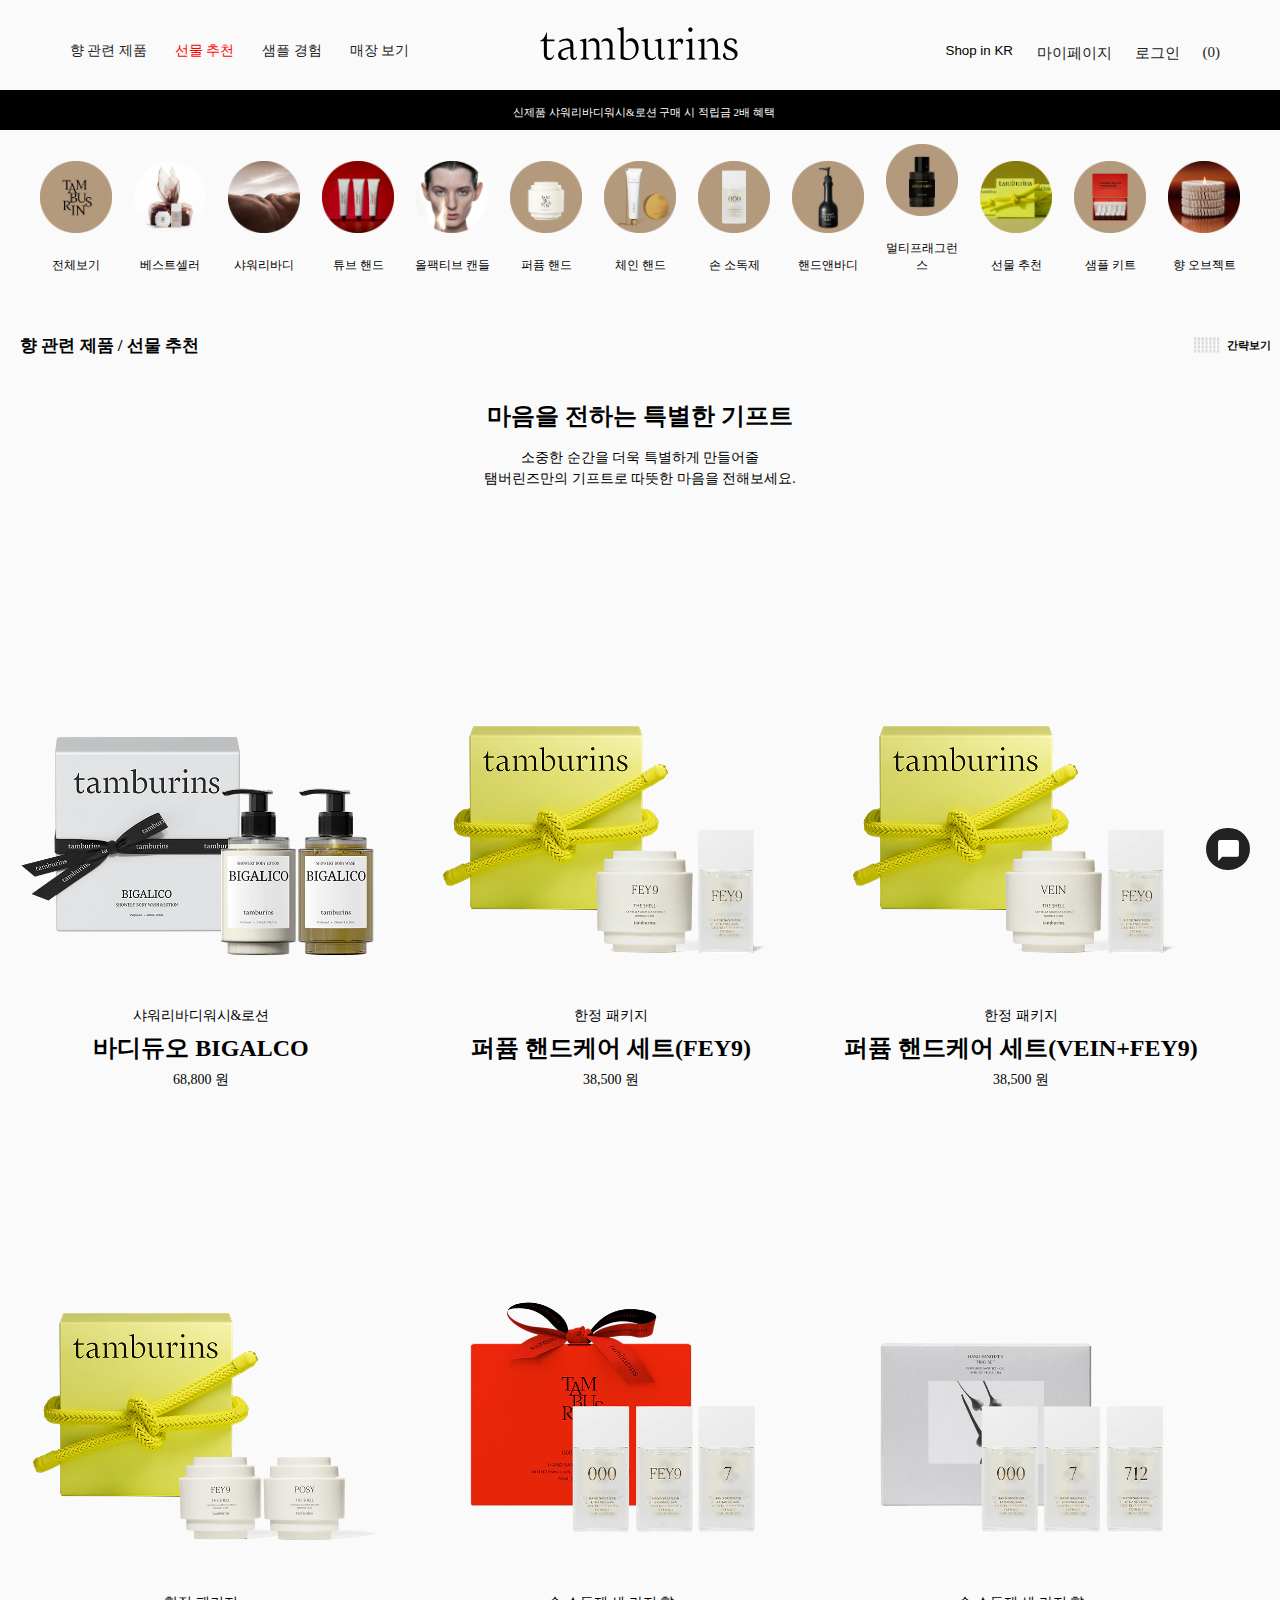
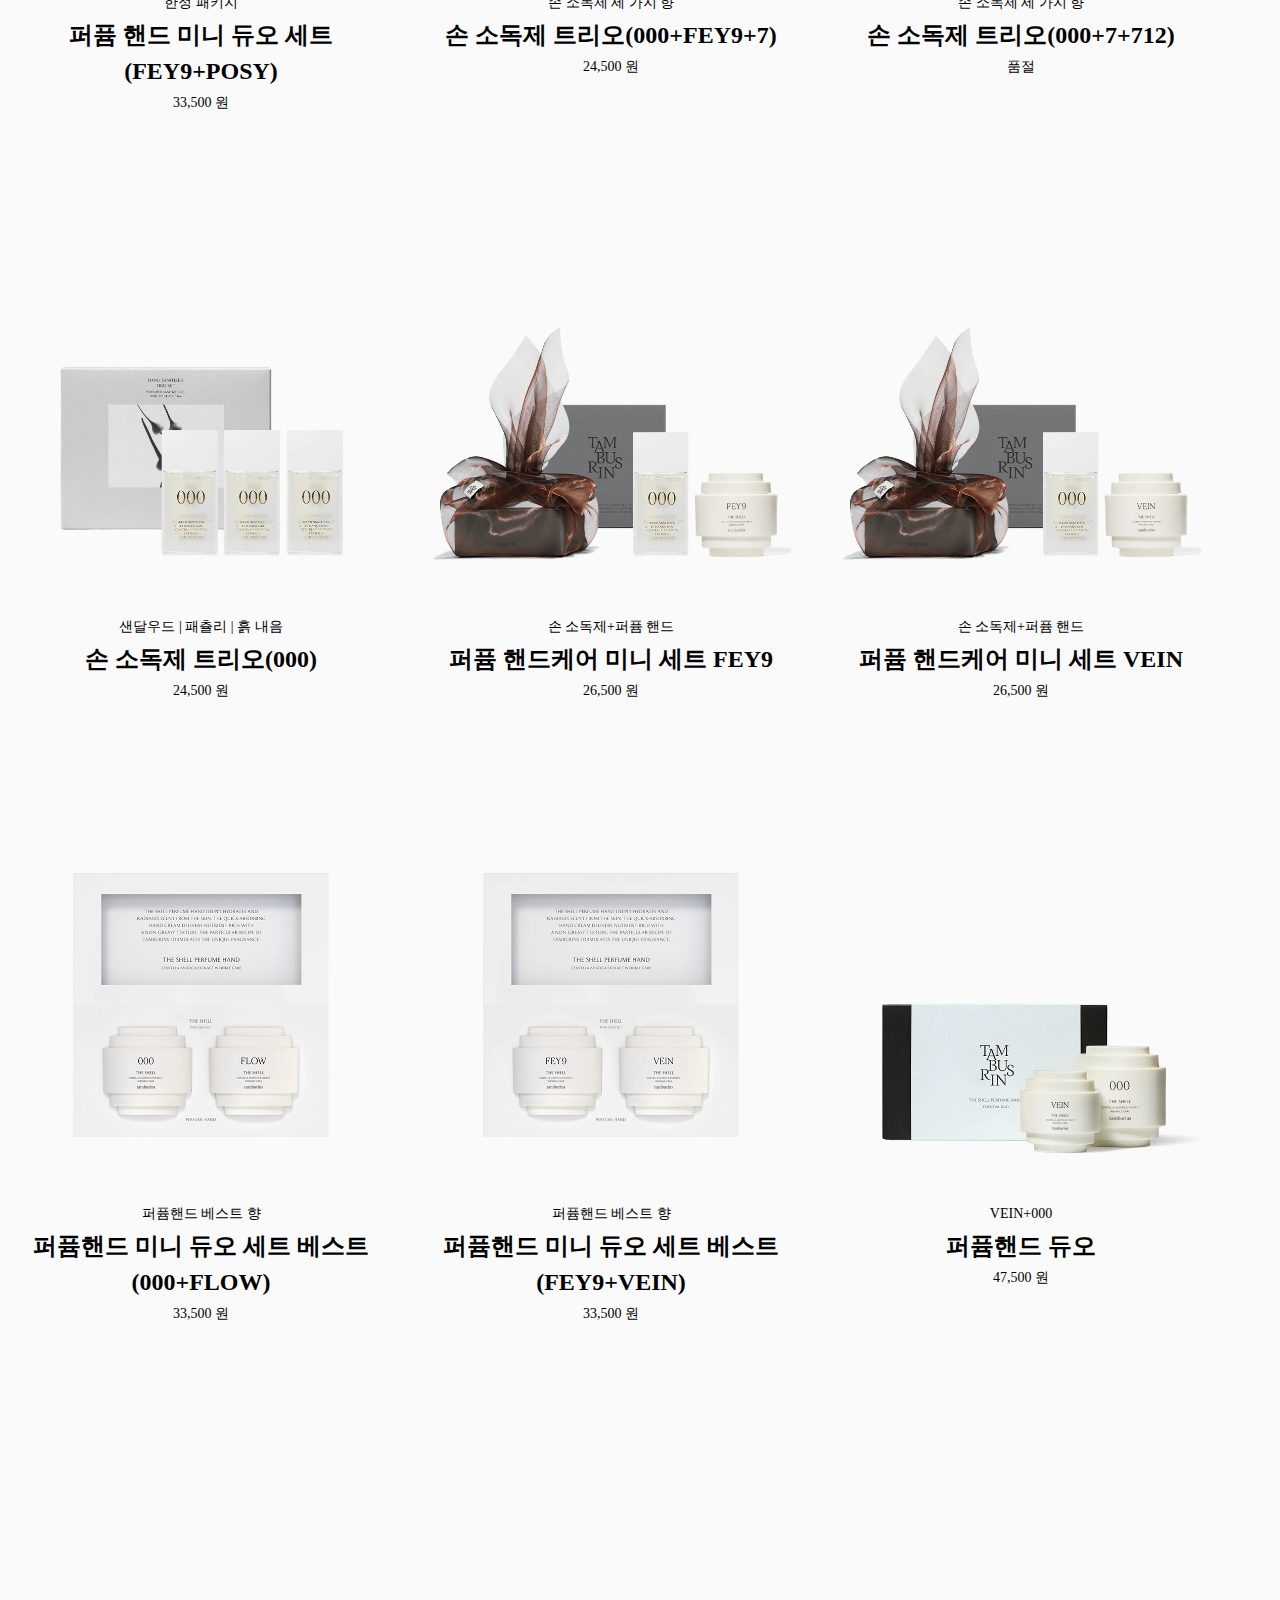
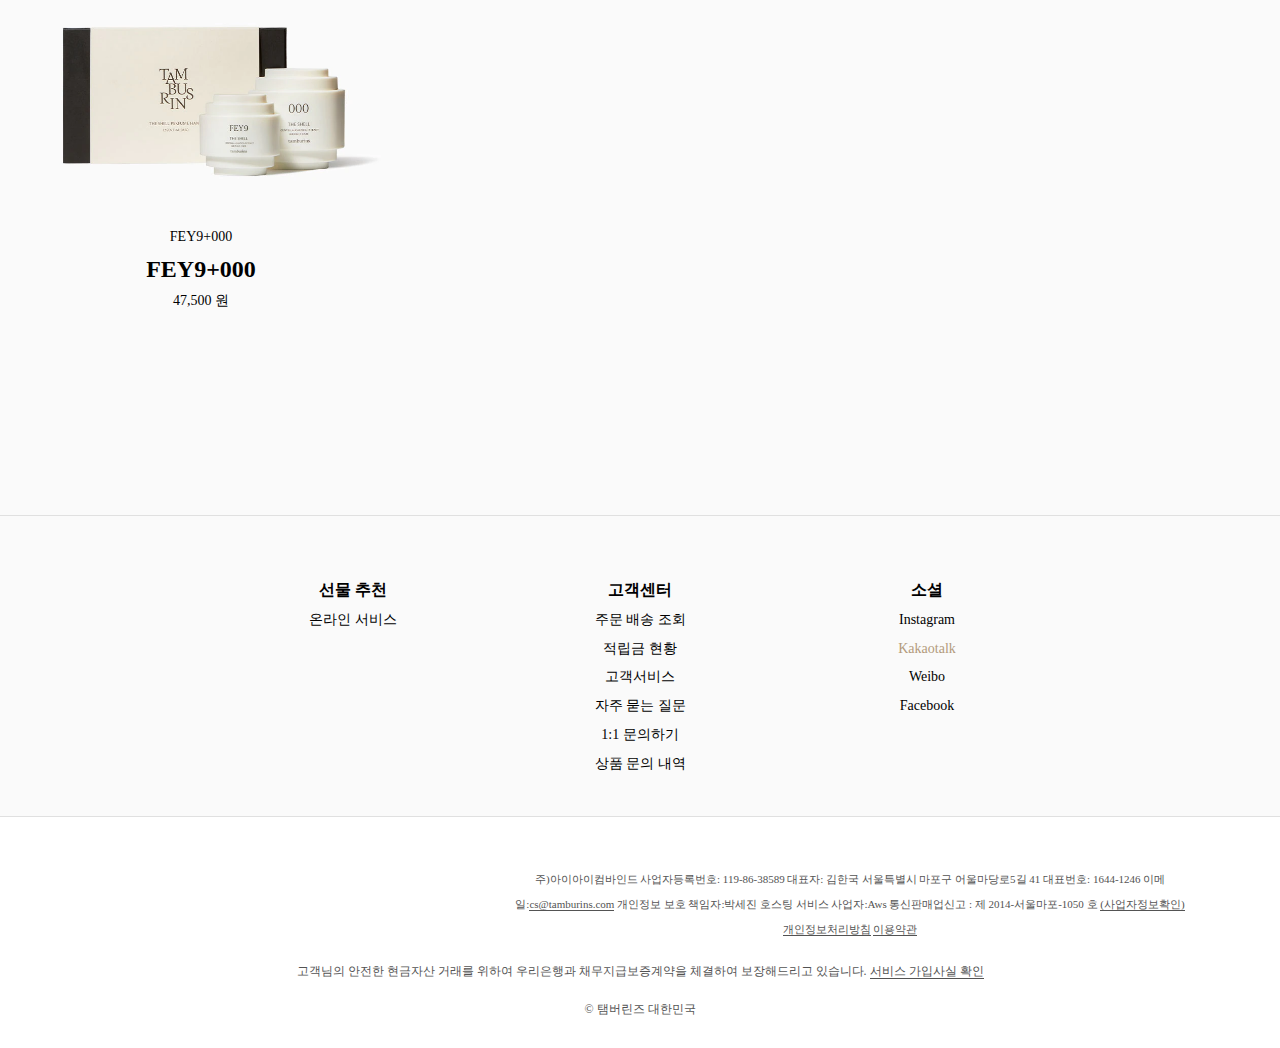
<file: page/t-gift.html>
<!DOCTYPE html>
<html lang="ko">

<head>
  <meta charset="UTF-8">
  <title>tamburins</title>
  <meta http-equiv="X-UA-Compatible" content="IE=edge">
  <meta name="viewport" content="width=device-width, initial-scale=1.0">
  <link rel="icon" type="image/png" href="../img/tam.png">
  <link rel="stylesheet" href="../css/style-pc.css">
  <link rel="stylesheet" href="../css/web-font.css" />
  <link href="https://fonts.googleapis.com/icon?family=Material+Icons" rel="stylesheet">
</head>

<body class="sub-gift">
  <div id="wapper">
    <a href="#main" id="skip-nav">본문 바로가기</a>
    <header id="header">
      <h1><a href="file:///Users/lbs0527/Desktop/tamburins/index.html"><svg class="logo-svg logo-svg--black" xmlns="http://www.w3.org/2000/svg" width="197.655" height="33.262" viewBox="0 0 197.655 33.262">
        <g>
            <path d="M218.083 145.056c3.918 0 7.227-2.961 7.227-6.356 0-2.395-1.567-4.266-5.05-5.79-2-.871-2.7-1.263-3.744-1.785a3.686 3.686 0 0 1-2.133-3.527c0-2.047 2.133-3 3.962-3 3.047 0 3.918 2 4.266 4.4l.479.087c3.222-2.481.61-5.964-4.484-5.964-3.918 0-6.835 2.569-6.835 5.877 0 2.525 1.219 4.093 4.354 5.529l1.741.784c2.569 1.175 4.659 2.481 4.659 4.963 0 2.22-2.177 3.352-4.4 3.352-3.657 0-5.442-2.133-5.224-6.182l-.566-.13c-3.961 3.344-.695 7.742 5.748 7.742zm-18.242-.827h8.707v-.7c-2.7-.566-2.917-1.132-2.917-2.482V129.6c0-3.962-2.22-6.443-5.834-6.443-2.438 0-4.092.914-5.442 3.483h-.044l.436.392a4.365 4.365 0 0 1 3.309-1.567c3.091 0 4.571 1.611 4.571 5.181v10.404c0 1.349-.13 1.872-2.786 2.438zm-21.769-27.471a2.4 2.4 0 0 0 0-4.789 2.4 2.4 0 0 0 0 4.789zm8.185 27.471h8.707v-.7c-2.7-.566-2.917-1.132-2.917-2.482v-17.716l-6.443 1.436v.74c2.786.436 3.439 1 3.439 2.917v12.626c0 1.349-.13 1.872-2.786 2.438zm-12.1 0h8.707v-.7c-2.7-.566-2.917-1.132-2.917-2.482v-17.716l-6.443 1.436v.74c2.786.436 3.44 1 3.44 2.917v12.626c0 1.349-.131 1.872-2.787 2.438zm-5.094-15.02h.348c2.525-2.7 1.785-5.834-1.262-5.834-2.22 0-4.528 1.959-5.094 4.876l.522.261a3.124 3.124 0 0 1 2.917-2.263c1.522-.001 2.436 1.174 2.567 2.96zm-13.322 15.02h10.013v-.829c-3.091-.392-4.223-1-4.223-2.351v-17.718l-6.443 1.436v.74c2.787.436 3.44 1 3.44 2.917v12.626c0 1.349-.131 1.872-2.787 2.438zm-6.269.479c.783 0 2.7-.392 3.309-3.222l-.566-.261c-.435 1-1.088 1.567-1.785 1.567-1.219 0-1.567-.653-1.567-2.613v-16.848l-6.443 1.436v.74c2.787.436 3.44 1 3.44 2.917V140.4c-.004 2.653 1.346 4.308 3.61 4.308zm-10.536.217c2.047 0 3.657-.827 5.05-3.309l-.479-.3a4.084 4.084 0 0 1-3.7 1.741c-2.917 0-4.353-1.828-4.353-5.616v-14.11l-6.443 1.436v.74c2.786.436 3.439 1 3.439 2.917v10.057c-.003 3.919 1.956 6.444 6.484 6.444zm-44.494-.7h8.707v-.7c-2.7-.566-2.917-1.132-2.917-2.482V129.6c0-3.962-2.22-6.443-5.834-6.443-2.438 0-4.093.914-5.442 3.483h-.043l.435.392a4.366 4.366 0 0 1 3.309-1.567c3.091 0 4.571 1.611 4.571 5.181v10.404c0 1.349-.13 1.872-2.786 2.438zm-13.148 0h8.62v-.7C87.213 142.966 87 142.4 87 141.05V129.6c0-3.962-2.22-6.443-5.834-6.443-2.438 0-4.093.914-5.442 3.483h-.043l.435.392a4.367 4.367 0 0 1 3.309-1.567c3.135 0 4.659 1.654 4.659 5.181v10.404c0 1.349-.131 1.872-2.787 2.438zm-13.192 0h8.707v-.7c-2.7-.566-2.917-1.132-2.917-2.482v-17.712l-6.443 1.436v.74c2.787.436 3.44 1 3.44 2.917v12.626c0 1.349-.13 1.872-2.787 2.438zm-16.8.653a4.713 4.713 0 0 0 4.745-3.265l-.479-.218a2.677 2.677 0 0 1-2.307 1.394c-3.744 0-4.354-2.177-4.354-4.093 0-2.22 1.829-3.744 7.836-5.094l1.176-.261v7.059c0 2.656 1.35 4.31 3.613 4.31.784 0 2.7-.392 3.309-3.222l-.566-.261c-.436 1-1.089 1.567-1.785 1.567-1.176 0-1.524-.61-1.524-2.613v-10.189c0-4.353-2.394-6.661-6.7-6.661a13.386 13.386 0 0 0-7.716 2.569h.043l.74 1.263a10.112 10.112 0 0 1 5.747-1.741c3.178 0 4.833 1.611 4.833 4.7v1.567l-2.177.479c-8.707 1.872-9.969 5.224-9.969 7.575 0 3.832 3.221 5.138 5.533 5.138zm-14.889 0c2.133 0 4.658-1.045 5.311-4.876l-.566-.174c-.61 1.916-1.828 3-3.4 3-2.177 0-3.222-1.132-3.222-3.483v-13.184h7.532v-1.916h-7.534v-7.009h-.61c-1.306 4.658-2.917 6.748-6.27 8.315v.61h3.831v12.452c.001 4.266 1.615 6.268 4.921 6.268zm78.844.043c5.094 0 11.1-4.7 11.1-11.929 0-4.528-2.133-9.839-7.488-9.839-2.525 0-4.266 1.088-5.616 3.788l.523.3a4.88 4.88 0 0 1 3.875-1.48c3.047 0 5.834 3.222 5.834 8.446 0 6.139-3.614 9.056-7.184 9.056a6.28 6.28 0 0 1-4.963-2.046h-.043v-29.423l-6.443 1.436v.74c2.787.436 3.44 1 3.44 2.917v26.644a19.341 19.341 0 0 0 6.958 1.394z" transform="translate(-861.784 -32.736) translate(834.129 -79.058)"></path>
        </g>
    </svg></a></h1>
      <nav class="gnb">
        <ul class="gnb-left">
          <li><a href="#">향 관련 제품</a></li>
          <li><a href="#">선물 추천</a></li>
          <li><a href="#">샘플 경험</a></li>
          <li><a href="#">매장 보기</a></li>
        </ul>

        <ul class="gnb-right">
          <li><a href="#">(0)</a></li>
          <li><a href="#">로그인</a></li>
          <li><a href="#">마이페이지</a></li>

          <select div class="Shop in KR">
            <option value="">Shop in KR</option>
            <option value="">KOR</option>
            <option value="">ENG</option>
            <option value="">CHN</option>

          </select>
        </ul>
      </nav>
      <div class="event">
        <a href="#">
          <p>신제품 샤워리바디워시&로션 구매 시 적립금 2배 혜택</p>
        </a>
      </div>
    </header>
    <div id="main-sub">
      <section class="sub-nav">
        <ul>
          <li><a href="#"><img src="../img/List-1.webp" alt="전체보기"></a>전체보기</li>
          <li><a href="#"><img src="../img/List-2.webp" alt="베스트셀러"></a>베스트셀러</li>
          <li><a href="#"><img src="../img/List-3.webp" alt="샤워리바디"></a>샤워리바디</li>
          <li><a href="#"><img src="../img/List-4.webp" alt="튜브 핸드"></a>튜브 핸드</li>
          <li><a href="#"><img src="../img/List-5.webp" alt="올팩티브 캔들"></a>올팩티브 캔들</li>
          <li><a href="#"><img src="../img/List-6.webp" alt="퍼퓸 핸드"></a>퍼퓸 핸드</li>
          <li><a href="#"><img src="../img/List-7.webp" alt="체인 핸드"></a>체인 핸드</li>
          <li><a href="#"><img src="../img/List-8.webp" alt="손 소독제"></a>손 소독제</li>
          <li><a href="#"><img src="../img/List-9.webp" alt="핸드앤바디"></a>핸드앤바디</li>
          <li><a href="#"><img src="../img/List-10.webp" alt="멀티프래그런스"></a>멀티프래그런스</li>
          <li><a href="#"><img src="../img/List-11.webp" alt="선물 추천"></a>선물 추천</li>
          <li><a href="#"><img src="../img/List-12.webp" alt="샘플 키트"></a>샘플 키트</li>
          <li><a href="#"><img src="../img/List-13.webp" alt="향 오브젝트"></a>향 오브젝트</li>
        </ul>
      </section>
      <div class="recommend">
        <ul>
          <li>향 관련 제품 / 선물 추천</li>
          <button class="btn">
            <p>간략보기</p>
          </button>
        </ul>
      </div>

      <section class="gift">
        <div class="give">
          <h3>마음을 전하는 특별한 기프트</h3>
          <p>소중한 순간을 더욱 특별하게 만들어줄 <br />
            탬버린즈만의 기프트로 따뜻한 마음을 전해보세요.</p>
        </div>
        <span class="material-icons"><a href="#">chat_bubble</a></span>
        <ul>
          <li><a href="file:///Users/lbs0527/Desktop/tamburins/page/pick.html"><img src="../img/img01.webp" alt="바디듀오">
              <p>샤워리바디워시&로션<br><em>바디듀오 BIGALCO</em><br>68,800 원</p>
            </a></li>
          <li><a href="#"><img src="../img/img02.webp" alt="퍼퓸 핸드케어 세트(FEY9)">
              <p>한정 패키지<br><em>퍼퓸 핸드케어 세트(FEY9)</em><br>38,500 원</p>
            </a></li>
          <li><a href="#"><img src="../img/img03.webp" alt="퍼퓸 핸드케어 세트(VEIN+FEY9)">
              <p>한정 패키지<br><em>퍼퓸 핸드케어 세트(VEIN+FEY9)</em><br>38,500 원</p>
            </a></li>
          <li><a href="#"><img src="../img/img04.webp" alt="퍼퓸 핸드 미니 듀오 세트 (FEY9+POSY)">
              <p>한정 패키지<br><em>퍼퓸 핸드 미니 듀오 세트 (FEY9+POSY)</em><br>33,500 원</p>
            </a></li>
          <li><a href="#"><img src="../img/img05.webp" alt="손 소독제 트리오(000+FEY9+7)">
              <p>손 소독제 세 가지 향<br><em>손 소독제 트리오(000+FEY9+7)</em><br>24,500 원</p>
            </a></li>
          <li><a href="#"><img src="../img/img06.webp" alt="손 소독제 트리오(000+7+712)">
              <p>손 소독제 세 가지 향<br><em>손 소독제 트리오(000+7+712)</em><br>품절</p>
            </a></li>
          <li><a href="#"><img src="../img/img07.webp" alt="손 소독제 트리오(000)">
              <p>샌달우드 | 패츌리 | 흙 내음<br><em>손 소독제 트리오(000)</em><br>24,500 원</p>
            </a></li>
          <li><a href="#"><img src="../img/img08.webp" alt="퍼퓸 핸드케어 미니 세트 FEY9">
              <p>손 소독제+퍼퓸 핸드<br><em>퍼퓸 핸드케어 미니 세트 FEY9</em><br>26,500 원</p>
            </a></li>
          <li><a href="#"><img src="../img/img09.webp" alt="퍼퓸 핸드케어 미니 세트 VEIN">
              <p>손 소독제+퍼퓸 핸드<br><em>퍼퓸 핸드케어 미니 세트 VEIN</em><br>26,500 원</p>
            </a></li>
          <li><a href="#"><img src="../img/img10.webp" alt="퍼퓸핸드 미니 듀오 세트 베스트 (000+FLOW)">
              <p>퍼퓸핸드 베스트 향<br><em>퍼퓸핸드 미니 듀오 세트 베스트 (000+FLOW)</em><br>33,500 원</p>
            </a></li>
          <li><a href="#"><img src="../img/img11.webp" alt="퍼퓸핸드 미니 듀오 세트 베스트 (FEY9+VEIN)">
              <p>퍼퓸핸드 베스트 향<br><em>퍼퓸핸드 미니 듀오 세트 베스트 (FEY9+VEIN)</em><br>33,500 원</p>
            </a></li>
          <li><a href="#"><img src="../img/img12.webp" alt="퍼퓸핸드 듀오">
              <p>VEIN+000<br><em>퍼퓸핸드 듀오</em><br>47,500 원</p>
            </a></li>
          <li><a href="#"><img src="../img/img13.webp" alt="FEY9+000">
              <p>FEY9+000<br><em>FEY9+000</em><br>47,500 원</p>
            </a></li>
        </ul>
      </section>

      <section class="service-center">
        <div class="service-box">
          <ul class="recommend">
            <li><em>선물 추천</em></li>
            <li><a href="#">온라인 서비스</a></li>
          </ul>
          <ul class="customer">
            <li><em>고객센터</em></li>
            <li><a href="#">주문 배송 조회</a></li>
            <li><a href="#">적립금 현황</a></li>
            <li><a href="#">고객서비스</a></li>
            <li><a href="#">자주 묻는 질문</a></li>
            <li><a href="#">1:1 문의하기</a></li>
            <li><a href="#">상품 문의 내역</a></li>
          </ul>

          <ul class="social">
            <li><em>소셜</em></li>
            <li><a href="#">Instagram</a></li>
            <li><a href="#">Kakaotalk</a></li>
            <li><a href="#">Weibo</a></li>
            <li><a href="#">Facebook</a></li>
          </ul>
        </div>

      </section>
    </div>
    <footer id="footer">
      <div class="div-box">
        <ul class="footer-nav">
          <li>주)아이아이컴바인드</li>
          <li>사업자등록번호: 119-86-38589</li>
          <li>대표자: 김한국</li>
          <li>
            <address>서울특별시 마포구 어울마당로5길 41</address>
          </li>
          <li>대표번호: 1644-1246</li>
          <li>이메일:<a href="mailto:cs@tamburins.com">cs@tamburins.com</a></li>
          <li>개인정보 보호 책임자:박세진</li>
          <li>호스팅 서비스 사업자:Aws</li>
          <li>통신판매업신고 : 제 2014-서울마포-1050 호 <a href="#">(사업자정보확인)</a></li>
          <li><a href="#">개인정보처리방침</a></li>
          <li><a href="#">이용약관</a></li>
        </ul> 
        <p class="service">
          고객님의 안전한 현금자산 거래를 위하여 우리은행과 채무지급보증계약을 체결하여 보장해드리고 있습니다. <a href="#">서비스 가입사실 확인</a>
        </p>
        <p>&copy; 탬버린즈 대한민국</p>
       
      </div>
    </footer>
  </div>
</body>

</html>
</file>
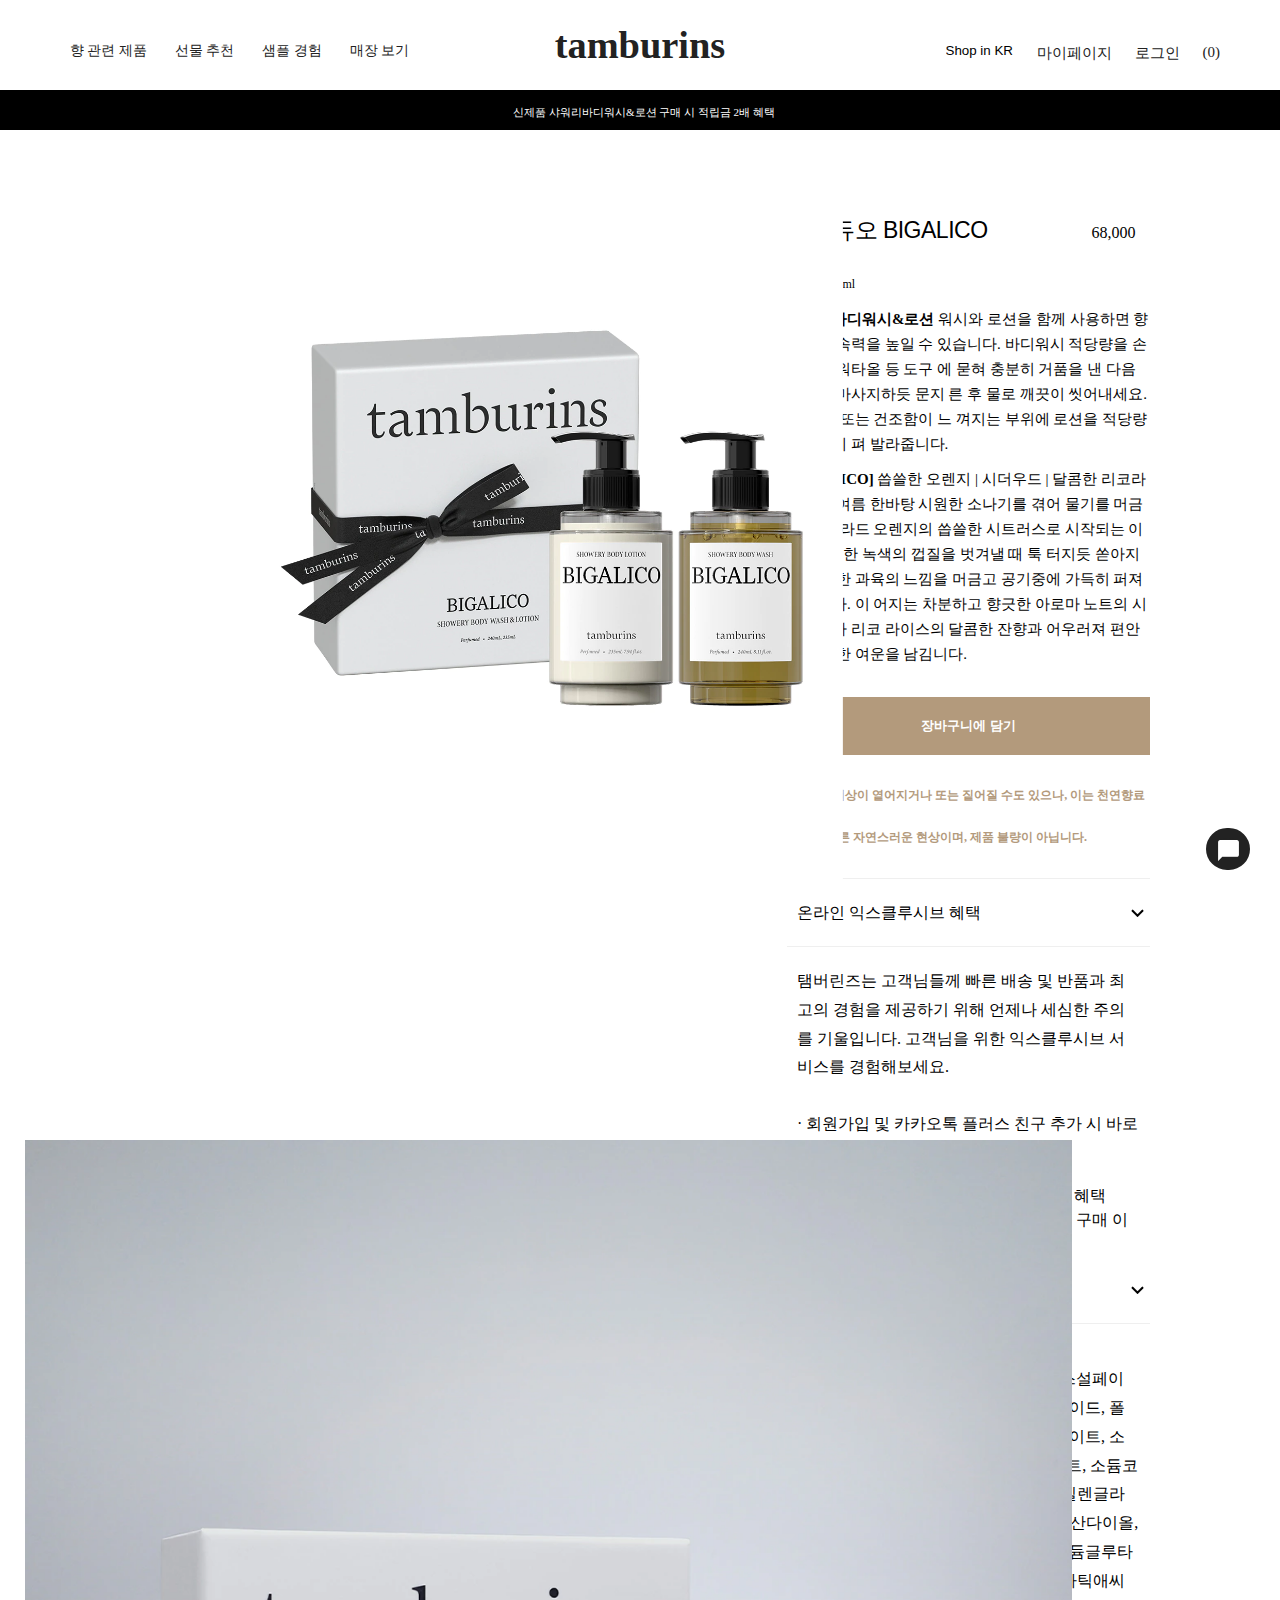
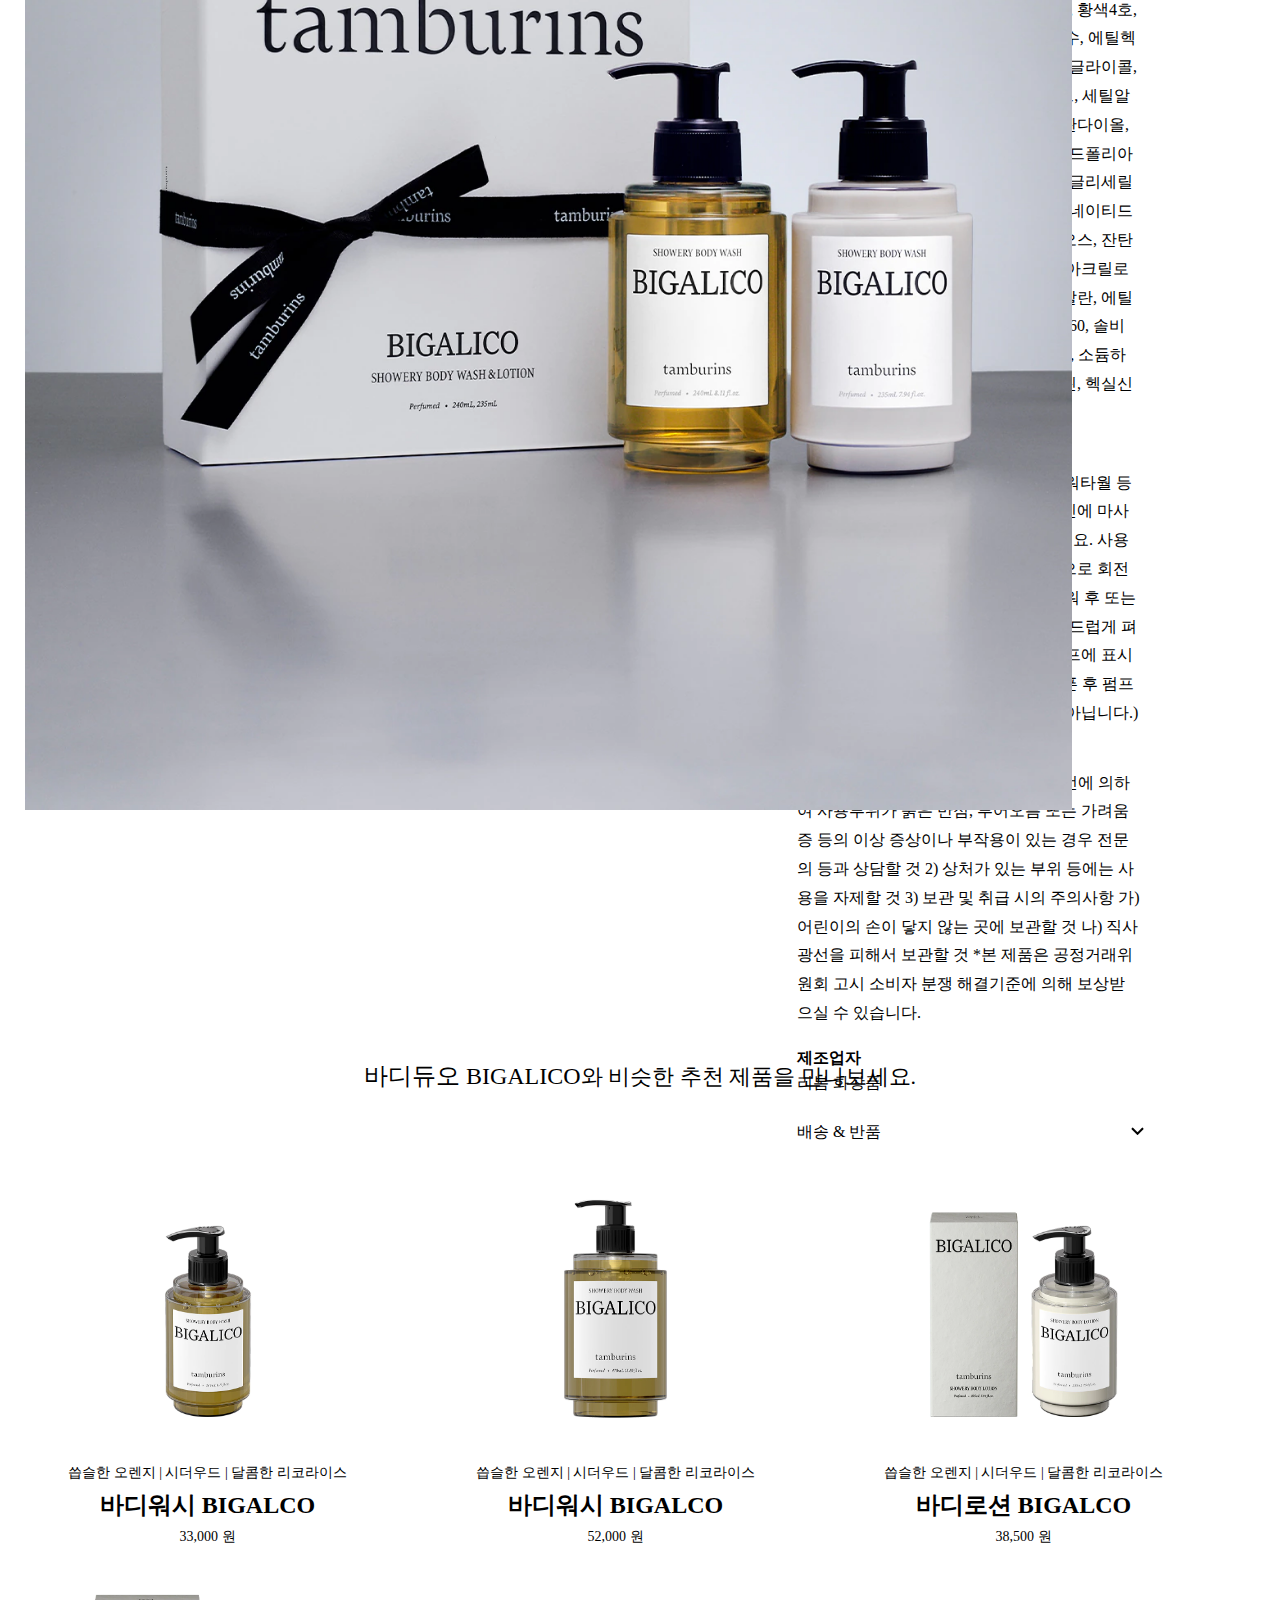
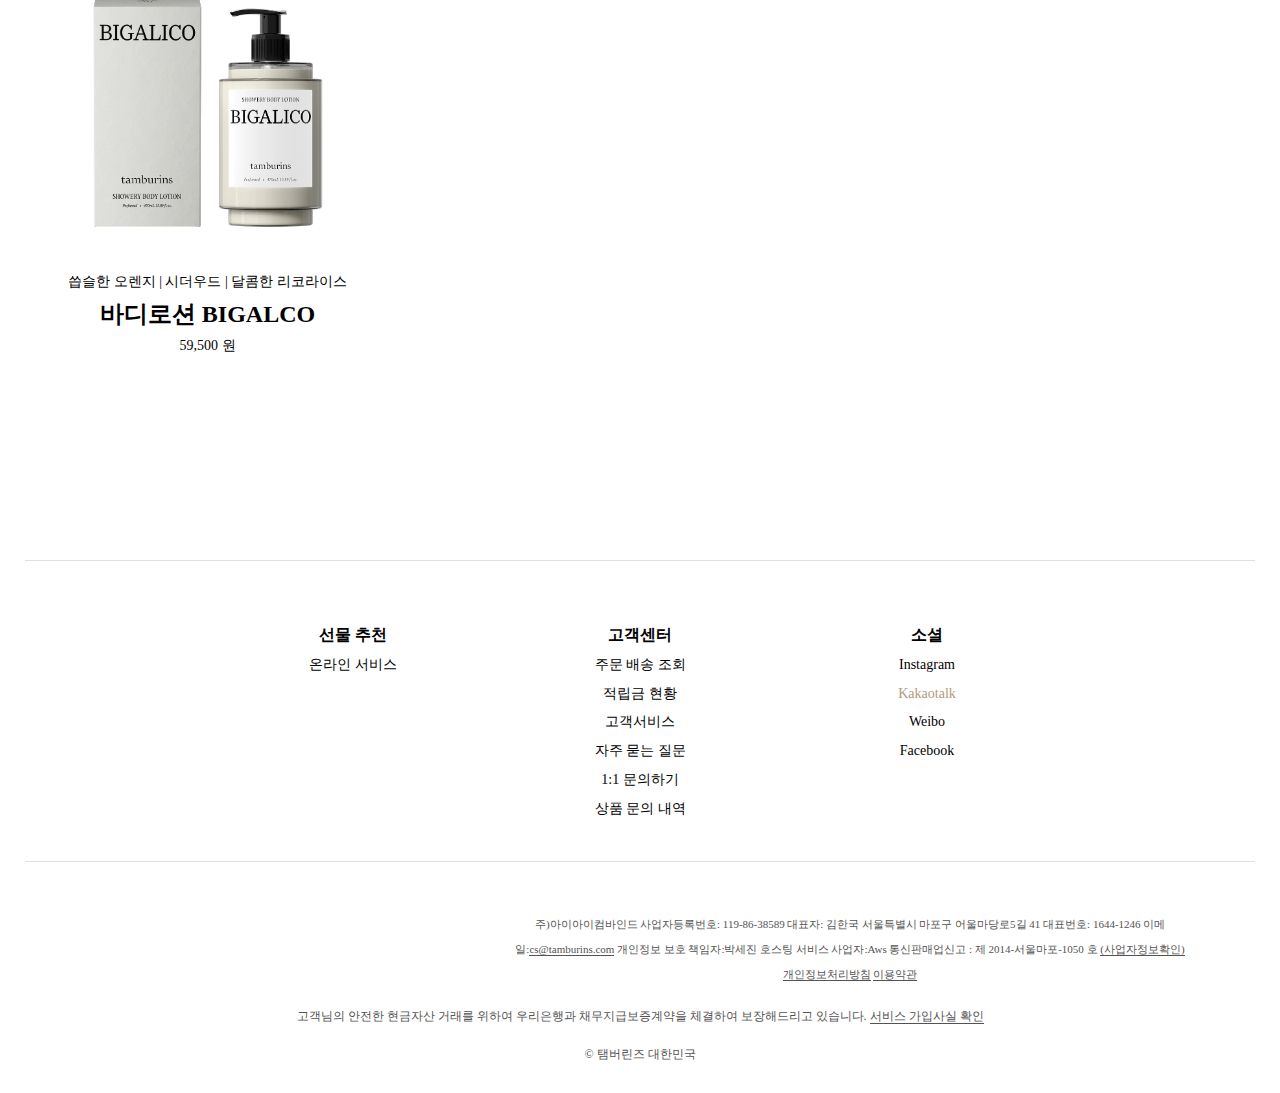
<file: tamburins/page/pick.html>
<!DOCTYPE html>
<html lang="ko">

<head>
  <meta charset="UTF-8">
  <title>tamburins</title>
  <meta http-equiv="X-UA-Compatible" content="IE=edge">
  <meta name="viewport" content="width=device-width, initial-scale=1.0">
  <link rel="icon" type="image/png" href="../img/tam.png">
  <link rel="stylesheet" href="../css/style-pc.css">
  <link rel="stylesheet" href="../css/web-font.css" />
  <link href="https://fonts.googleapis.com/icon?family=Material+Icons" rel="stylesheet">
</head>

<body class="pick">
  <div id="wapper">
    <a href="#main" id="skip-nav">본문 바로가기</a>
    <header id="header">
      <h1><a href="file:///Users/lbs0527/Desktop/tamburins/index.html">tamburins</a></h1>
      <nav class="gnb">
        <ul class="gnb-left"> 
          <li><a href="#">향 관련 제품</a></li>
          <li><a href="#">선물 추천</a></li>
          <li><a href="#">샘플 경험</a></li>
          <li><a href="#">매장 보기</a></li>
        </ul>

        <ul class="gnb-right">
          <li><a href="#">(0)</a></li>
          <li><a href="#">로그인</a></li>
          <li><a href="#">마이페이지</a></li>

          <select div class="Shop in KR">
            <option value="">Shop in KR</option>
            <option value="">KOR</option>
            <option value="">ENG</option>
            <option value="">CHN</option>

          </select>
        </ul>
      </nav>
      <div class="event">
        <a href="#">
          <p>신제품 샤워리바디워시&로션 구매 시 적립금 2배 혜택</p>
        </a>
      </div>
      <span class="material-icons"><a href="#">chat_bubble</a></span>
    </header>
    <div class="mainpick">
      <section class="p-one">
        <div class="imgbox">
          <img src="../img/p.main1.webp" alt="바디듀오 세트" />
          <img src="../img/p.main2.webp" alt="바디워시" />
          <img src="../img/p.main3.webp" alt="바디로션" />
        </div>
        <div class="one-text">
          <div class="explanation">
            <div class="title-text"><em>바디듀오 BIGALICO</em> 68,000원</div>
            <div class="ml-text">240ml+235ml</div>
            <div class="in-text"><em>샤워리바디워시&로션</em>
              워시와 로션을 함께 사용하면 향기의 지속력을 높일 수
              있습니다. 바디워시 적당량을 손 또는 샤워타올 등 도구
              에 묻혀 충분히 거품을 낸 다음 전신에 마사지하듯 문지
              른 후 물로 깨끗이 씻어내세요. 샤워 후 또는 건조함이 느
              껴지는 부위에 로션을 적당량 부드럽게 펴 발라줍니다.
            </div>
            <div class="in-text2"><em>[BIGALICO]</em>
              씁쓸한 오렌지 | 시더우드 | 달콤한 리코라이스
              초여름 한바탕 시원한 소나기를 겪어 물기를 머금은 비가
              라드 오렌지의 씁쓸한 시트러스로 시작되는 이 향은, 진
              한 녹색의 껍질을 벗겨낼 때 툭 터지듯 쏟아지는 달콤한
              과육의 느낌을 머금고 공기중에 가득히 퍼져나갑니다. 이
              어지는 차분하고 향긋한 아로마 노트의 시더우드가 리코
              라이스의 달콤한 잔향과 어우러져 편안하고 진한 여운을
              남김니다.
            </div>
          </div>
          <div class="basket">
            <div class="btn">
              <a href="#">장바구니에 담기</a>
            </div>
            <p>• 제품의 색상이 옅어지거나 또는 짙어질 수도 있으나, 이는 천연향료 성분의<br>
              배합에 따른 자연스러운 현상이며, 제품 불량이 아닙니다.</p>
          </div>
          <div class="info-box">
            <div class="text-arrow">
              <h4>온라인 익스클루시브 혜택</h4>
            </div>
            <dl class="on">
              <dt></dt>
              <dd>탬버린즈는 고객님들께 빠른 배송 및 반품과 최고의 경험을 제공하기 위해 언제나 세심한 주의를 기울입니다. 고객님을 위한 익스클루시브 서비스를 경험해보세요.

                <strong>
                  · 회원가입 및 카카오톡 플러스 친구 추가 시 바로 사용 가능한 3,000원 혜택
                  <br>· 구매 금액의 2% 적립
                  <br> · 후기 작성시 품목당 최대 1,000 포인트 혜택
                  <br> · 생일 축하 5,000 포인트 혜택 (1년 이내 구매 이력 있을 시)</strong> 
                </dd>
            </dl>

            <h4>제품 세부 정보</h4>
            <dl>
              <dt>전성분</dt>
              <dd>
                [샤워리바디워시]
                정제수, 소듐라우레스설페이트, 코카미도프로필베타인, 소듐클로라이드, 폴리솔베이트80, 향료, 암모늄라우릴설페이트, 소듐벤조에이트, 라우레스-3, 소듐설페이트, 소듐코코일애플아미노산,
                베타인, 판테놀,
                헥실렌글라이콜, 부틸렌글라이콜, 글리세린, 1,2-헥산다이올, 에틸헥산다이올, 병풀추출물, 테트라소듐글루타메이트다이아세테이트, 황색5호, 아시아틱애씨드, 아시아티코사이드, 마데카식애씨드,
                황색4호,
                리모넨,
                리날룰

                [샤워리바디로션]
                정제수, 에틸헥실팔미테이트, 글리세린, 다이프로필렌글라이콜, 피마자씨오일, 피이지-100스테아레이트, 세틸알코올, 부틸렌글라이콜, 시어버터, 프로판다이올, 벤질글라이콜, 향료,
                하이드로제네이티드폴리아이소부텐,
                소듐아크릴레이트코폴리머, 글리세릴스테아레이트, 다이메티콘, 하이드로제네이티드캐스터오일, 레시틴, 베타인, 트레할로오스, 잔탄검,
                하이드록시에틸아크릴레이트/소듐아크릴로일다이메틸타우레이트코폴리머, 스쿠알란,
                에틸헥실글리세린, 알란토인, 폴리솔베이트60, 솔비탄아이소스테아레이트, 1,2-헥산다이올, 소듐하이알루로네이트, 리모넨, 리날룰, 쿠마린, 헥실신남알, 시트랄</dd>
              <dt>사용방법</dt>
              <dd>[샤워리바디워시]
                적당량을 손 또는 샤워타월 등 도구에 묻혀 충분히 거품을 낸 다음 전신에 마사지하듯 문지른 후 물로 깨끗이 씻어내세요. 사용 시 스토퍼 제거 후 펌프에 표시된 방향으로 회전하여
                사용하세요.

                [샤워리바디로션]
                샤워 후 또는 건조함이 느껴지는 부위에 적당량을 부드럽게 펴 발라줍니다. 사용 시 스토퍼 제거 후 펌프에 표시된 방향으로 회전하여 사용하세요.

                (오픈 후 펌프가 헛도는 경우가 있으나, 제품 불량이 아닙니다.)</dd>
              <dt>사용시의 주의사항</dt>
              <dd>1) 화장품 사용 시 또는 사용 후 직사광선에 의하여 사용부위가 붉은 반점, 부어오름 또는 가려움증 등의 이상 증상이나 부작용이 있는 경우 전문의 등과 상담할 것 2) 상처가 있는
                부위 등에는 사용을
                자제할 것 3) 보관 및 취급 시의 주의사항 가) 어린이의 손이 닿지 않는 곳에 보관할 것 나) 직사광선을 피해서 보관할 것
                *본 제품은 공정거래위원회 고시 소비자 분쟁 해결기준에 의해 보상받으실 수 있습니다.</dd>
              <dt>제조업자</dt>
              <dd>리봄 화장품</dd>
            </dl>

            <h4>배송 & 반품</h4>
            <dl>
              <dt></dt>
              <!--????-->
              <dd>3만원 이상 구매하실 경우 배송 비용은 무료입니다.

                <span class="color-red">주문량 증가로 인해, 주문일로부터 1~3영업일 이내 출고됩니다.(당일 출고 불가)</span>

                배송은 지역 택배사 사정에 따라 약간의 지연이 생길 수 있습니다. 배송이 시작되면 고객님의 이메일과 문자 메시지로 송장 번호를 전송해 드립니다.
                CJ대한통운(https://www.cjlogistics.com)
              </dd>
            </dl>



          </div>
        </div>

      </section>

      <section class="p-two">
        <img src="../img/p.bmain.webp" alt="바디듀오 세트" />
      </section>

      <section class="p-three">
        <div class="plus">
          <h4><em>바디듀오 BIGALICO</em>와 비슷한 추천 제품을 만나보세요.</h4>
        </div>
        <ul>
          <li><a href="#"><img src="../img/p.plus1.webp" alt="바디워시" />
              <p>씁슬한 오렌지 | 시더우드 | 달콤한 리코라이스<br><em>바디워시 BIGALCO</em><br>33,000 원</p>
            </a></li>
          <li><a href="#"><img src="../img/p.plus2.webp" alt="바디워시" />
              <p>씁슬한 오렌지 | 시더우드 | 달콤한 리코라이스<br><em>바디워시 BIGALCO</em><br>52,000 원</p>
            </a></li>
          <li><a href="#"><img src="../img/p.plus3.webp" alt="바디로션" />
              <p>씁슬한 오렌지 | 시더우드 | 달콤한 리코라이스<br><em>바디로션 BIGALCO</em><br>38,500 원</p>
            </a></li>
          <li><a href="#"><img src="../img/p.plus4.webp" alt="바디로션" />
              <p>씁슬한 오렌지 | 시더우드 | 달콤한 리코라이스<br><em>바디로션 BIGALCO</em><br>59,500 원</p>
            </a></li>
        </ul>
      </section>
      <section class="service-center">
        <div class="service-box">
          <ul class="recommend">
            <li><em>선물 추천</em></li>
            <li><a href="#">온라인 서비스</a></li>
          </ul>
          <ul class="customer">
            <li><em>고객센터</em></li>
            <li><a href="#">주문 배송 조회</a></li>
            <li><a href="#">적립금 현황</a></li>
            <li><a href="#">고객서비스</a></li>
            <li><a href="#">자주 묻는 질문</a></li>
            <li><a href="#">1:1 문의하기</a></li>
            <li><a href="#">상품 문의 내역</a></li>
          </ul>

          <ul class="social">
            <li><em>소셜</em></li>
            <li><a href="#">Instagram</a></li>
            <li><a href="#">Kakaotalk</a></li>
            <li><a href="#">Weibo</a></li>
            <li><a href="#">Facebook</a></li>
          </ul>
        </div>

      </section>
    </div>
    <footer id="footer">
      <div class="div-box">
        <ul class="footer-nav">
          <li>주)아이아이컴바인드</li>
          <li>사업자등록번호: 119-86-38589</li>
          <li>대표자: 김한국</li>
          <li>
            <address>서울특별시 마포구 어울마당로5길 41</address>
          </li>
          <li>대표번호: 1644-1246</li>
          <li>이메일:<a href="mailto:cs@tamburins.com">cs@tamburins.com</a></li>
          <li>개인정보 보호 책임자:박세진</li>
          <li>호스팅 서비스 사업자:Aws</li>
          <li>통신판매업신고 : 제 2014-서울마포-1050 호 <a href="#">(사업자정보확인)</a></li>
          <li><a href="#">개인정보처리방침</a></li>
          <li><a href="#">이용약관</a></li>
        </ul>
        <p class="service">
          고객님의 안전한 현금자산 거래를 위하여 우리은행과 채무지급보증계약을 체결하여 보장해드리고 있습니다. <a href="#">서비스 가입사실 확인</a>
        </p>
        <p>&copy; 탬버린즈 대한민국</p>
      </div>
    </footer>
  </div>
</body>

</html>
</file>
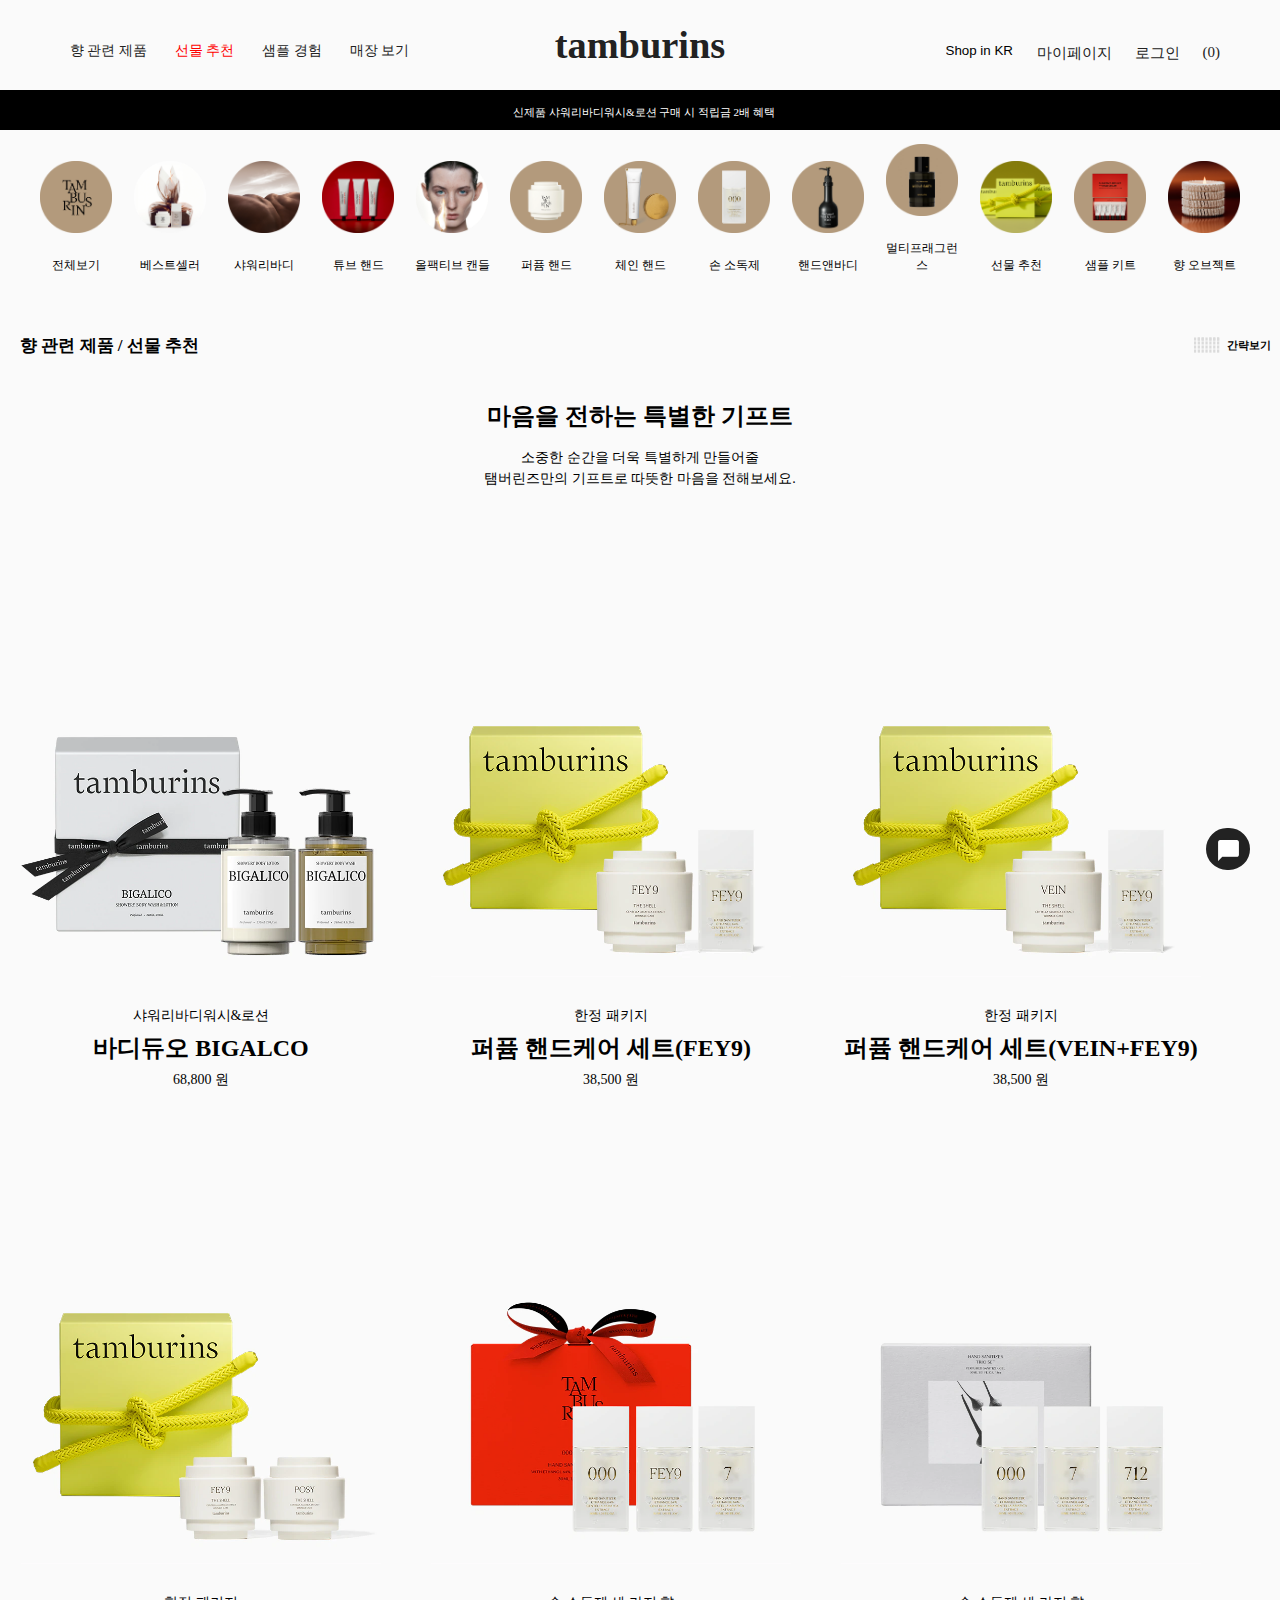
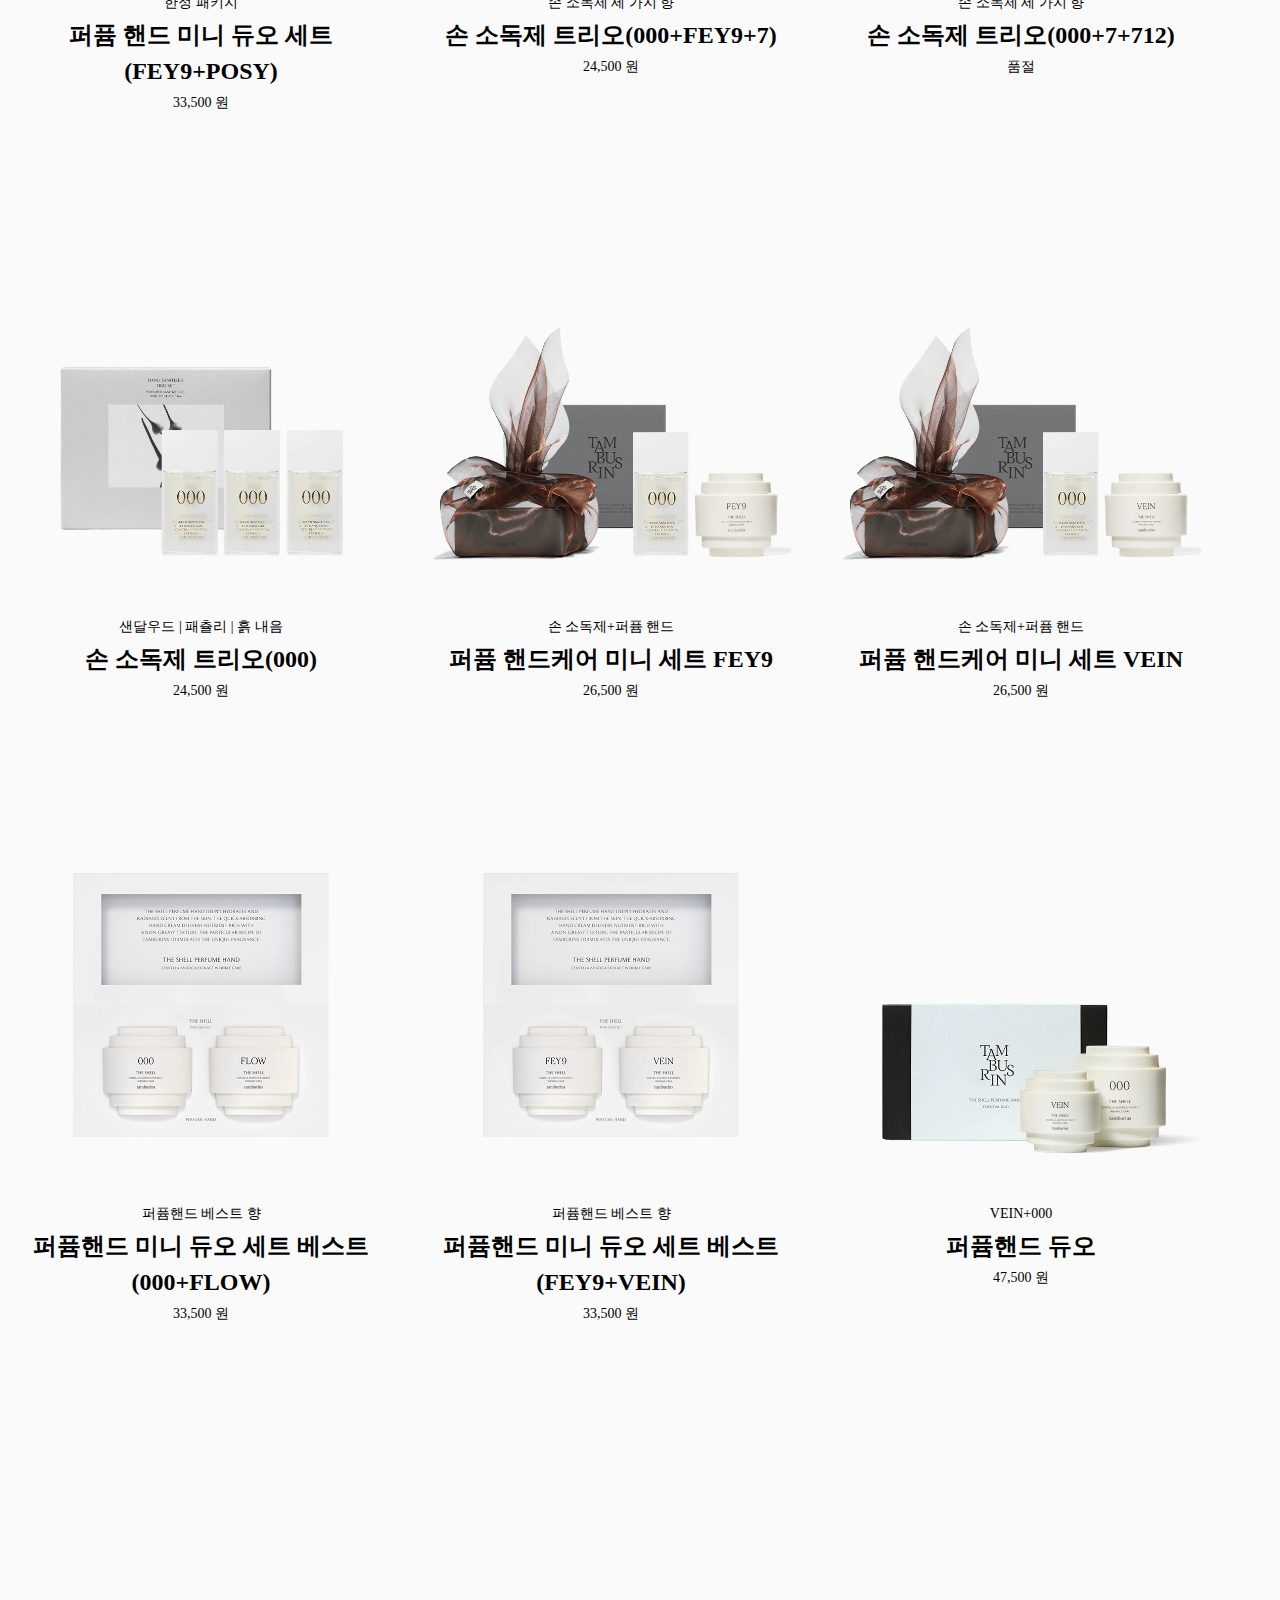
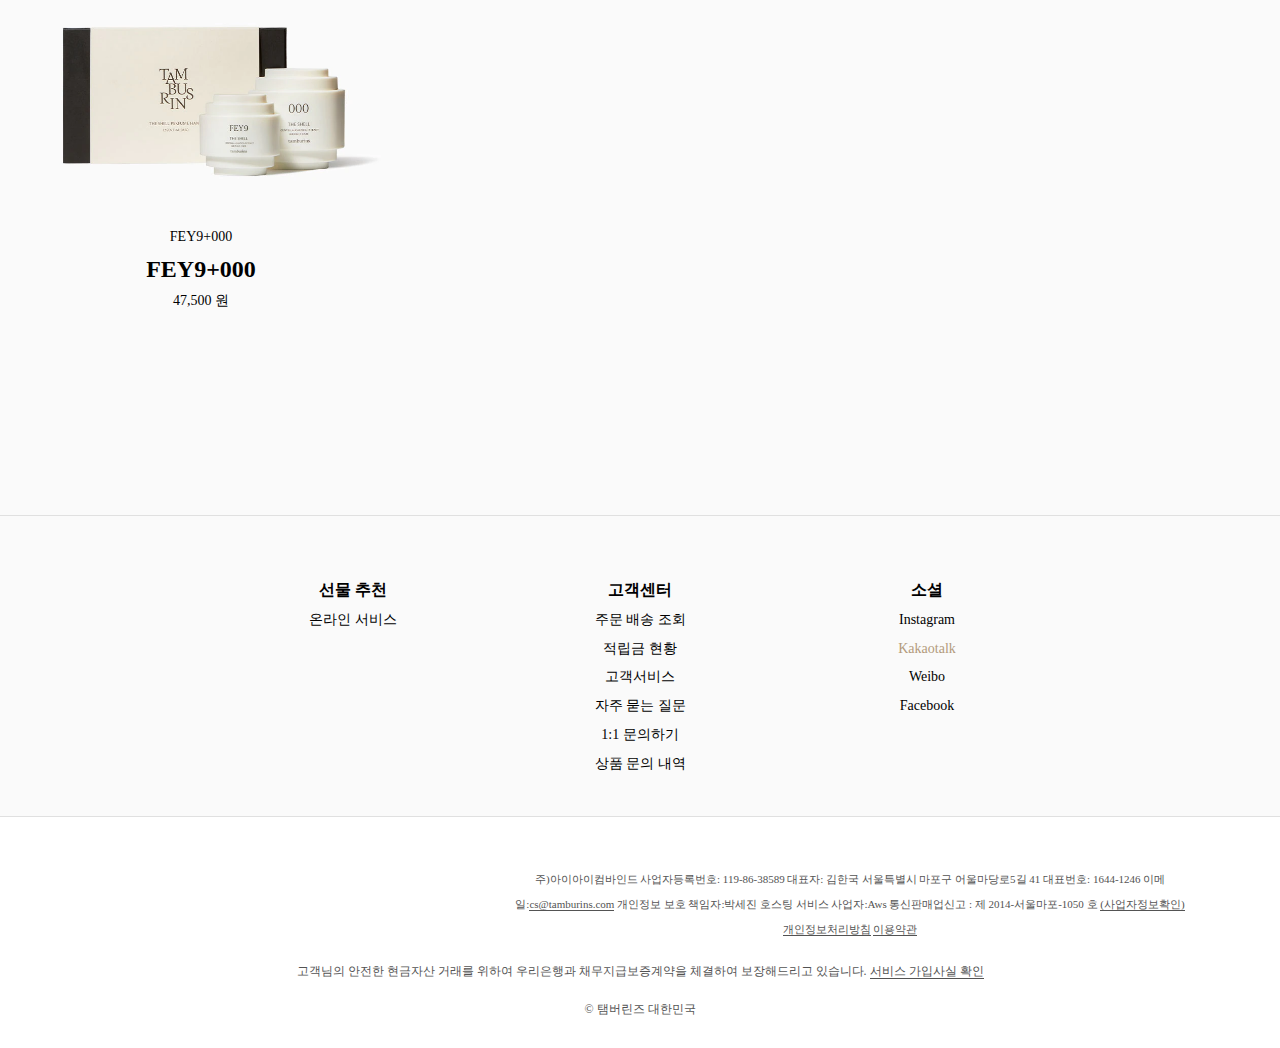
<file: tamburins/page/t-gift.html>
<!DOCTYPE html>
<html lang="ko">

<head>
  <meta charset="UTF-8">
  <title>tamburins</title>
  <meta http-equiv="X-UA-Compatible" content="IE=edge">
  <meta name="viewport" content="width=device-width, initial-scale=1.0">
  <link rel="icon" type="image/png" href="../img/tam.png">
  <link rel="stylesheet" href="../css/style-pc.css">
  <link rel="stylesheet" href="../css/web-font.css" />
  <link href="https://fonts.googleapis.com/icon?family=Material+Icons" rel="stylesheet">
</head>

<body class="sub-gift">
  <div id="wapper">
    <a href="#main" id="skip-nav">본문 바로가기</a>
    <header id="header">
      <h1><a href="file:///Users/lbs0527/Desktop/tamburins/index.html">tamburins</a></h1>
      <nav class="gnb">
        <ul class="gnb-left">
          <li><a href="#">향 관련 제품</a></li>
          <li><a href="#">선물 추천</a></li>
          <li><a href="#">샘플 경험</a></li>
          <li><a href="#">매장 보기</a></li>
        </ul>

        <ul class="gnb-right">
          <li><a href="#">(0)</a></li>
          <li><a href="#">로그인</a></li>
          <li><a href="#">마이페이지</a></li>

          <select div class="Shop in KR">
            <option value="">Shop in KR</option>
            <option value="">KOR</option>
            <option value="">ENG</option>
            <option value="">CHN</option>

          </select>
        </ul>
      </nav>
      <div class="event">
        <a href="#">
          <p>신제품 샤워리바디워시&로션 구매 시 적립금 2배 혜택</p>
        </a>
      </div>
    </header>
    <div id="main-sub">
      <section class="sub-nav">
        <ul>
          <li><a href="#"><img src="../img/List-1.webp" alt="전체보기"></a>전체보기</li>
          <li><a href="#"><img src="../img/List-2.webp" alt="베스트셀러"></a>베스트셀러</li>
          <li><a href="#"><img src="../img/List-3.webp" alt="샤워리바디"></a>샤워리바디</li>
          <li><a href="#"><img src="../img/List-4.webp" alt="튜브 핸드"></a>튜브 핸드</li>
          <li><a href="#"><img src="../img/List-5.webp" alt="올팩티브 캔들"></a>올팩티브 캔들</li>
          <li><a href="#"><img src="../img/List-6.webp" alt="퍼퓸 핸드"></a>퍼퓸 핸드</li>
          <li><a href="#"><img src="../img/List-7.webp" alt="체인 핸드"></a>체인 핸드</li>
          <li><a href="#"><img src="../img/List-8.webp" alt="손 소독제"></a>손 소독제</li>
          <li><a href="#"><img src="../img/List-9.webp" alt="핸드앤바디"></a>핸드앤바디</li>
          <li><a href="#"><img src="../img/List-10.webp" alt="멀티프래그런스"></a>멀티프래그런스</li>
          <li><a href="#"><img src="../img/List-11.webp" alt="선물 추천"></a>선물 추천</li>
          <li><a href="#"><img src="../img/List-12.webp" alt="샘플 키트"></a>샘플 키트</li>
          <li><a href="#"><img src="../img/List-13.webp" alt="향 오브젝트"></a>향 오브젝트</li>
        </ul>
      </section>
      <div class="recommend">
        <ul>
          <li>향 관련 제품 / 선물 추천</li>
          <button class="btn">
            <p>간략보기</p>
          </button>
        </ul>
      </div>

      <section class="gift">
        <div class="give">
          <h3>마음을 전하는 특별한 기프트</h3>
          <p>소중한 순간을 더욱 특별하게 만들어줄 <br />
            탬버린즈만의 기프트로 따뜻한 마음을 전해보세요.</p>
        </div>
        <span class="material-icons"><a href="#">chat_bubble</a></span>
        <ul>
          <li><a href="file:///Users/lbs0527/Desktop/tamburins/page/pick.html"><img src="../img/img01.webp" alt="바디듀오">
              <p>샤워리바디워시&로션<br><em>바디듀오 BIGALCO</em><br>68,800 원</p>
            </a></li>
          <li><a href="#"><img src="../img/img02.webp" alt="퍼퓸 핸드케어 세트(FEY9)">
              <p>한정 패키지<br><em>퍼퓸 핸드케어 세트(FEY9)</em><br>38,500 원</p>
            </a></li>
          <li><a href="#"><img src="../img/img03.webp" alt="퍼퓸 핸드케어 세트(VEIN+FEY9)">
              <p>한정 패키지<br><em>퍼퓸 핸드케어 세트(VEIN+FEY9)</em><br>38,500 원</p>
            </a></li>
          <li><a href="#"><img src="../img/img04.webp" alt="퍼퓸 핸드 미니 듀오 세트 (FEY9+POSY)">
              <p>한정 패키지<br><em>퍼퓸 핸드 미니 듀오 세트 (FEY9+POSY)</em><br>33,500 원</p>
            </a></li>
          <li><a href="#"><img src="../img/img05.webp" alt="손 소독제 트리오(000+FEY9+7)">
              <p>손 소독제 세 가지 향<br><em>손 소독제 트리오(000+FEY9+7)</em><br>24,500 원</p>
            </a></li>
          <li><a href="#"><img src="../img/img06.webp" alt="손 소독제 트리오(000+7+712)">
              <p>손 소독제 세 가지 향<br><em>손 소독제 트리오(000+7+712)</em><br>품절</p>
            </a></li>
          <li><a href="#"><img src="../img/img07.webp" alt="손 소독제 트리오(000)">
              <p>샌달우드 | 패츌리 | 흙 내음<br><em>손 소독제 트리오(000)</em><br>24,500 원</p>
            </a></li>
          <li><a href="#"><img src="../img/img08.webp" alt="퍼퓸 핸드케어 미니 세트 FEY9">
              <p>손 소독제+퍼퓸 핸드<br><em>퍼퓸 핸드케어 미니 세트 FEY9</em><br>26,500 원</p>
            </a></li>
          <li><a href="#"><img src="../img/img09.webp" alt="퍼퓸 핸드케어 미니 세트 VEIN">
              <p>손 소독제+퍼퓸 핸드<br><em>퍼퓸 핸드케어 미니 세트 VEIN</em><br>26,500 원</p>
            </a></li>
          <li><a href="#"><img src="../img/img10.webp" alt="퍼퓸핸드 미니 듀오 세트 베스트 (000+FLOW)">
              <p>퍼퓸핸드 베스트 향<br><em>퍼퓸핸드 미니 듀오 세트 베스트 (000+FLOW)</em><br>33,500 원</p>
            </a></li>
          <li><a href="#"><img src="../img/img11.webp" alt="퍼퓸핸드 미니 듀오 세트 베스트 (FEY9+VEIN)">
              <p>퍼퓸핸드 베스트 향<br><em>퍼퓸핸드 미니 듀오 세트 베스트 (FEY9+VEIN)</em><br>33,500 원</p>
            </a></li>
          <li><a href="#"><img src="../img/img12.webp" alt="퍼퓸핸드 듀오">
              <p>VEIN+000<br><em>퍼퓸핸드 듀오</em><br>47,500 원</p>
            </a></li>
          <li><a href="#"><img src="../img/img13.webp" alt="FEY9+000">
              <p>FEY9+000<br><em>FEY9+000</em><br>47,500 원</p>
            </a></li>
        </ul>
      </section>

      <section class="service-center">
        <div class="service-box">
          <ul class="recommend">
            <li><em>선물 추천</em></li>
            <li><a href="#">온라인 서비스</a></li>
          </ul>
          <ul class="customer">
            <li><em>고객센터</em></li>
            <li><a href="#">주문 배송 조회</a></li>
            <li><a href="#">적립금 현황</a></li>
            <li><a href="#">고객서비스</a></li>
            <li><a href="#">자주 묻는 질문</a></li>
            <li><a href="#">1:1 문의하기</a></li>
            <li><a href="#">상품 문의 내역</a></li>
          </ul>

          <ul class="social">
            <li><em>소셜</em></li>
            <li><a href="#">Instagram</a></li>
            <li><a href="#">Kakaotalk</a></li>
            <li><a href="#">Weibo</a></li>
            <li><a href="#">Facebook</a></li>
          </ul>
        </div>

      </section>
    </div>
    <footer id="footer">
      <div class="div-box">
        <ul class="footer-nav">
          <li>주)아이아이컴바인드</li>
          <li>사업자등록번호: 119-86-38589</li>
          <li>대표자: 김한국</li>
          <li>
            <address>서울특별시 마포구 어울마당로5길 41</address>
          </li>
          <li>대표번호: 1644-1246</li>
          <li>이메일:<a href="mailto:cs@tamburins.com">cs@tamburins.com</a></li>
          <li>개인정보 보호 책임자:박세진</li>
          <li>호스팅 서비스 사업자:Aws</li>
          <li>통신판매업신고 : 제 2014-서울마포-1050 호 <a href="#">(사업자정보확인)</a></li>
          <li><a href="#">개인정보처리방침</a></li>
          <li><a href="#">이용약관</a></li>
        </ul> 
        <p class="service">
          고객님의 안전한 현금자산 거래를 위하여 우리은행과 채무지급보증계약을 체결하여 보장해드리고 있습니다. <a href="#">서비스 가입사실 확인</a>
        </p>
        <p>&copy; 탬버린즈 대한민국</p>
       
      </div>
    </footer>
  </div>
</body>

</html>
</file>
<file: css/web-font.css>
@charset "utf-8";

@font-face {
    font-family: 'Material Icons' ;
    font-family: 'Helvetica Neue', 'gothic-a1', sans-serif;
    font-style: normal;
    font-weight: 400;
    src: url(https://example.com/MaterialIcons-Regular.eot); /* For IE6-8 */
    src: local('Material Icons'),
      local('MaterialIcons-Regular'),
      url(https://example.com/MaterialIcons-Regular.woff2) format('woff2'),
      url(https://example.com/MaterialIcons-Regular.woff) format('woff'),
      url(https://example.com/MaterialIcons-Regular.ttf) format('truetype');
  }
</file>
<file: tamburins/css/web-font.css>
@charset "utf-8";

@font-face {
    font-family: 'Material Icons' ;
    font-family: 'Helvetica Neue', 'gothic-a1', sans-serif;
    font-style: normal;
    font-weight: 400;
    src: url(https://example.com/MaterialIcons-Regular.eot); /* For IE6-8 */
    src: local('Material Icons'),
      local('MaterialIcons-Regular'),
      url(https://example.com/MaterialIcons-Regular.woff2) format('woff2'),
      url(https://example.com/MaterialIcons-Regular.woff) format('woff'),
      url(https://example.com/MaterialIcons-Regular.ttf) format('truetype');
  }
</file>
<file: css/style-pc.css>
@charset "utf-8";

/* reset */
html {-webkit-text-size-adjust: none; text-size-adjust: none;}
body {margin: 0;}
h1, h2, h3, h4, h5, h6, ul, ol, li, dl, dt, dd, p {margin: 0; padding: 0;}
h1, h2, h3, h4, h5, h6 {font-weight: 700;}
a {color: inherit; text-decoration: inherit;}
li {list-style: none;}
img {vertical-align: middle; max-width: 100%;}
address, em, i, cite {font-style: normal;}
table {border-collapse: collapse;}
table caption {overflow: hidden; width: 0; height: 0;}
i[class^="fa"] {position: relative; display: inline-block; vertical-align: middle;}
i[class^="fa"] span {position: absolute; left: -9999px;}
.ir-hidden {position: absolute; left: -9999px;}
.mobile {display: none !important;}
br.only-m {content: '';}
br.only-m::after {content: '\00a0';}
* {margin: 0; padding: 0;}













#wrapper {min-width: 1024px; overflow: hidden;}
#skip-nav {position: fixed; left: 0; top: -40px; width: 100%; line-height: 40px; text-align: center; background-color: rgba(0, 0, 0, 0.6); color: #ffffff; font-size: 16px; transition: top 0.3s; z-index: 100000;}
#skip-nav:focus {top: 0;}

/* header */
#header {position: fixed; width: 100%; top: 0; height: 90px; ;z-index: 10000; background-color: transparent;}
#header h1 {position: absolute; top: 25px; left: 50%; margin-left: -100px; height: 34px; width: 200px;}
#header h1 a {font-size: 1.2em;}

#header {color: #fff;}
#header nav.gnb ul.gnb-left {position: absolute; top: 40px; transform: translate(0, -50%); margin: 10px 70px;}
#header nav.gnb ul.gnb-left li {display: inline; padding-right: 15px; background-color: transparent; font-size: 13.5px;}
#header nav.gnb ul.gnb-left li > a {padding-right: 9px; font-weight: 350;}

#header nav.gnb ul.gnb-right {position: absolute; top: 50px; transform: translate(0, -30%); right: 0;margin-right: 60px; }
#header nav.gnb ul.gnb-right li {position: relative; float: right; margin-left: 15px; background-color: transparent; text-align: center; font-size: 13.5px;}
#header nav.gnb ul.gnb-right select.Shop {top: 0; border:0; box-sizing: border-box; background:transparent; color: #ffffff; top: auto; -webkit-appearance: none; -moz-appearance: none; appearance: none;
transform: translate(0, -20%); outline: none;}





/* main page */
#main section.main-visual1 { height: auto;position: relative; background-size: cover;}
#main section.main-visual1 > div.title {position: absolute; bottom: 135px; margin: 0; padding: 0; text-align: center; left: 50%; transform: translate(-50%, 0);}
#main section.main-visual1 > div.title > h2 {margin-bottom: 20px;}
#main section.main-visual1 > div.title > h2 img {background-image: url(../img/img4.svg) center center no-repeat; width: 100%; }
#main section.main-visual1 > div.title > h3 {margin-bottom: 30px;}
#main section.main-visual1 > div.title > h3 img {background-image: url(../img/img5.svg) center center no-repeat; width: 100%;}
#main section.main-visual1 > div.title a {background-color: transparent; height: 45px; width: 250px; border: 1px solid #ffffff; border-radius: 5px;
  font-size: 15px; color: #fff; font-weight: 340; padding: 10px 85px; }

#main section.main-visual1 span.material-icons > a {display: inline-block; bottom: 30px; right: 30px; color: #fff; border: 10px solid #222; width: 24px; height: 22px; z-index: 99999;
  border-radius: 30px; background-color: #222;  position: fixed; font-size: 25px; text-align: center;}

#main section.main-visual2 {background-size: cover; height: auto; position: relative; }
#main section.main-visual2 > div.title {position: absolute; bottom: 135px; margin: 0; padding: 0; text-align: center; left: 50%; transform: translate(-50%, 15%);}
#main section.main-visual2 > div.title > h2 {margin-bottom: 20px; z-index: 9999;}
#main section.main-visual2 > div.title > h2 img {background-image: url(../img/img4.svg) center center no-repeat; width: 100%; }
#main section.main-visual2 > div.title a { height: 45px; width: 250px; border: 1px solid #333333; border-radius: 5px;
  font-size: 16px; color: #333333; font-weight: 340; padding: 10px 85px;}


#main section.main-visual3 {background-size: cover; height: auto;position: relative; }
#main section.main-visual3 > div.title {position: absolute; bottom: 135px; margin: 0; padding: 0; text-align: center; left: 50%; transform: translate(-50%, 15%);}
#main section.main-visual3 > div.title > h2 {margin-bottom: 20px;}
#main section.main-visual3 > div.title > h2 img {background-image: url(../img/img4.svg) center center no-repeat; width: 100%;}
#main section.main-visual3 > div.title > h3 {margin-bottom: 30px;}
#main section.main-visual3 > div.title > h3 img {background-image: url(../img/img5.svg) center center no-repeat; width: 60%;}
#main section.main-visual3 > div.title a {background-color: transparent; height: 45px; width: 250px; border: 1px solid #ffffff; border-radius: 5px;
  font-size: 16px; color: #fff; font-weight: 340; padding: 10px 85px; }


#footer { padding: 50px 0 30px; background: #fff;}
#footer div.div-box { text-align: center; color: #535353; font-size: 10px; font-weight: normal; line-height: 18px;}
#footer div.div-box ul.footer-nav {padding-bottom: 20px; text-align: center; }
#footer div.div-box ul.footer-nav li { width: 100%; height: auto; display: inline;}
#footer div.div-box p.service {padding-bottom: 20px;}
#footer div.div-box a {border-bottom: 1px solid #535353;}
















/* sub page */

/* suv header */
body.sub-gift {background-color: rgb(250, 250, 250);}
body.sub-gift #header {position: relative; width: 100%; top: 0; height: 90px; ;z-index: 10000;  color: #222;}
body.sub-gift #header h1 { position: absolute; top: 25px; left: 50%; margin-left: -100px; height: 34px; width: 200px;}
body.sub-gift #header h1 a {font-size: 1.2em;}

body.sub-gift #header nav.gnb ul.gnb-right select.Shop {top: 0; border:0; box-sizing: border-box; background:transparent;  -webkit-appearance: none; -moz-appearance: none; appearance: none;
  transform: translate(0, -20%); outline: none; }

body.sub-gift #header nav.gnb ul.gnb-left {position: absolute; top: 40px; transform: translate(0, -50%); margin: 10px 70px;}
body.sub-gift #header nav.gnb ul.gnb-left li { padding-right: 15px; background-color: transparent; font-size: 13.5px;}
body.sub-gift #header nav.gnb ul.gnb-left li > a {padding-right: 9px; font-weight: 350;}
body.sub-gift #header nav.gnb ul.gnb-right {position: absolute; top: 50px; transform: translate(0, -30%); right: 0; margin-right: 60px; }
body.sub-gift #header nav.gnb ul.gnb-right li { float: right; margin-left: 23px; background-color: transparent; text-align: center; font-size: 15px;}
body.sub-gift #header nav.gnb ul.gnb-right select.Shop {top: 0; border:0; box-sizing: border-box; background:transparent; color: #000000; top: auto; -webkit-appearance: none; -moz-appearance: none; appearance: none;
transform: translate(0, -20%); outline: none;}
body.sub-gift #header nav.gnb ul.gnb-left li:nth-child(2) {color: red;}

/*div event */
body.sub-gift #header div.event {position: absolute; width: 100%; height: 40px;top: 90px; background-color: #000000; text-align: center; margin: 0 auto; }
body.sub-gift #header div.event > a > p {display: block; color: #ffffff; top: -50%; transform: translate(0, 100%); font-size: 11px; padding-left: 8px; }

/* main */
#main-sub section.sub-nav { position: relative; z-index: 5; padding: 100px 0; }
#main-sub section.sub-nav > ul {position: absolute;  width: 100%; top: 50px; text-align: center !important;}
#main-sub section.sub-nav > ul > li { width: 80px; height: 80px; display: inline-block; color: #000000; font-size: 12px; }
#main-sub section.sub-nav > ul > li + li {margin-left: 10px;}
#main-sub section.sub-nav > ul > li > a {display: block;}


#main-sub section.sub-nav > ul > li > a > img { margin-bottom: 20px; width: 100%; height: 100%; padding: 4px; box-sizing: border-box;  }
#main-sub section.sub-nav > ul > li > a:hover > img {border: 1px solid #000; border-radius: 55px; transition: 0.3s;  }



#main-sub > div.recommend  { position: relative; width: 100%; height: 60px; margin: 25px 0; }
#main-sub > div.recommend > ul {position: relative; width: 100%; height: 100%; }
#main-sub > div.recommend > ul > li {position: absolute; width: auto; left: 20px; top: 50%; transform: translate(0, -50%);
font-size: 17px; font-weight: 600;}
#main-sub > div.recommend ul button.btn {background: url(../img/small.svg) right center no-repeat; width: 26px; height: 16px; background-size: cover;
position: absolute; right: 40px; top: 50%; transform: translate(0, -50%);margin-right: 20px; border: none; cursor: pointer;} 
#main-sub > div.recommend ul button.btn > p {position: absolute; font-size: 11px; font-weight: 600; display: inline; right: -20px; top: 50%;
  transform: translate(70%, -50%);}


#main-sub > section.gift > div.give { text-align: center;}
#main-sub > section.gift > div.give > h3 {font-size: 24px; font-weight: bold;}
#main-sub > section.gift > div.give > p {font-size: 14px; font-weight: 400; padding-top: 15px; line-height: 1.5 ;}
#main-sub > section.gift > span > a {display: inline-block; bottom: 30px; right: 30px; color: #fff;  border: 10px solid #222; width: 24px; height: 22px;
  border-radius: 30px; background-color: #222;  position: fixed; font-size: 25px; text-align: center; z-index: 99999;}
#main-sub > section.gift > ul {background-color: rgb(250, 250, 250); position: relative;  width: 100%; margin-bottom: 200px; overflow: hidden; }
#main-sub > section.gift > ul > li {display: inline-block;  width: 360px; text-align: center; vertical-align: top;
  padding: 0 25px 0 0; margin-left: 21px;}
#main-sub > section.gift > ul > li > a {}
#main-sub > section.gift > ul > li > a > img {display: block; width: 100%; height: auto;}
#main-sub > section.gift > ul > li > a > p {line-height: 2; font-weight: normal; font-size: 14px; margin-top: 25px; }
#main-sub > section.gift > ul > li > a > p > em {font-size: 24px;line-height: 1.5; font-weight: bold !important;}

/* 메인 하단 */  

#main-sub section.service-center {position: relative;  border: 1px solid #e0e0e0; text-align: center; margin-top: 130px;
  border-left: none; border-right: none;}
#main-sub section.service-center div.service-box {position: relative; padding: 60px 0 60px 0; line-height: 1.8; height: 180px;}
#main-sub section.service-center div.service-box ul.recommend { width: 100px; display: inline-block; vertical-align: top; margin-right: 183px;}

#main-sub section.service-center div.service-box ul.recommend > li > em {font-size: 16px; font-weight: 600; }
#main-sub section.service-center div.service-box ul.recommend a {line-height: 1.8; font-size: 14px; font-weight: 500;}

#main-sub section.service-center div.service-box ul.customer { width: 100px; display: inline-block; vertical-align: top;}
#main-sub section.service-center div.service-box ul.customer > li > em {font-size: 16px; font-weight: 600;}
#main-sub section.service-center div.service-box ul.customer a {line-height: 1.8; font-size: 14px; font-weight: 500;}

#main-sub section.service-center div.service-box ul.social { width: 100px;display: inline-block; vertical-align: top; margin-left: 183px;}
#main-sub section.service-center div.service-box ul.social > li > em {font-size: 16px; font-weight: 600;}
#main-sub section.service-center div.service-box ul.social a {line-height: 1.8; font-size: 14px; font-weight: 500;}

#main-sub section.service-center div.service-box ul.social li:nth-child(3) {color: #b39a7c; }
#main-sub section.service-center div.service-box ul.social li:nth-child(3):hover {display: block;}
#main-sub section.service-center div.service-box ul.social li:nth-child(3):hover::before {content: "카카오톡 플러스 친구 추가하고 3,000원 혜택 받기";  font-size: 13px;} 

/* footer */













/*body pick page */

body.pick {background-color: #ffffff}
body.pick #header {position: relative; width: 100%; top: 0; height: 90px; ;z-index: 10000;  color: #222;}
body.pick #header h1 {position: absolute; top: 25px; left: 50%; margin-left: -100px; height: 34px; width: 200px;}
body.pick #header h1 a {font-size: 1.2em;}

body.pick #header nav.gnb ul.gnb-right select.Shop {top: 0; border:0; box-sizing: border-box; background:transparent;  -webkit-appearance: none; -moz-appearance: none; appearance: none;
  transform: translate(0, -20%); outline: none; }

body.pick #header nav.gnb ul.gnb-left {position: absolute; top: 40px; transform: translate(0, -50%); margin: 10px 70px;}
body.pick #header nav.gnb ul.gnb-left li { padding-right: 15px; background-color: transparent; font-size: 13.5px;}
body.pick #header nav.gnb ul.gnb-left li > a {padding-right: 9px; font-weight: 350;}
body.pick #header nav.gnb ul.gnb-right {position: absolute; top: 50px; transform: translate(0, -30%); right: 0;margin-right: 60px; }
body.pick #header nav.gnb ul.gnb-right li { float: right; margin-left: 23px; background-color: transparent; text-align: center; font-size: 15px;}
body.pick #header nav.gnb ul.gnb-right select.Shop {top: 0; border:0; box-sizing: border-box; background:transparent; color: #000; top: auto; -webkit-appearance: none; -moz-appearance: none; appearance: none;
transform: translate(0, -20%); outline: none;}
body.pick #header span.material-icons > a {display: inline-block; bottom: 30px; right: 30px; color: #fff; border: 10px solid #222; width: 24px; height: 22px; z-index: 99999;
  border-radius: 30px; background-color: #222;  position: fixed; font-size: 25px; text-align: center;}

/*div event */
body.pick #header div.event {position: absolute ;width: 100%; height: 40px;top: 90px; background-color: #000000; text-align: center; margin: 0 auto; }
body.pick #header div.event > a > p {display: block; color: #ffffff; top: -50%; transform: translate(0, 100%); font-size: 11px; padding-left: 8px; }


/* main */
body.pick div.mainpick { position: relative;  padding: 0 25px; box-sizing: border-box; overflow: hidden; }
body.pick div.mainpick section.p-one {width: 1630px; height: 980px; }
body.pick div.mainpick section.p-one { margin-top: 70px; }
body.pick div.mainpick section.p-one div.imgbox {position: relative; width: 1055px; text-align: center; }
body.pick div.mainpick section.p-one div.imgbox > img {position: absolute; width: 55%; height: auto; overflow: hidden; left: 50%; transform: translate(-50%, 0);
}
body.pick div.mainpick section.p-one div.imgbox > img:nth-child(1) {z-index: 3;}
body.pick div.mainpick section.p-one div.one-text {width: 363px; height: 480px; display: block; position: absolute;
  top: 45px; right: 30px; margin: 80px 100px; color: #000000;}
body.pick div.mainpick section.p-one div.one-text > div.explanation {}
body.pick div.mainpick section.p-one div.one-text > div.explanation > div.title-text { padding-bottom: 10px; }
body.pick div.mainpick section.p-one div.one-text > div.explanation > div.title-text > em {font-family: 'gothic-a1', sans-serif !important; letter-spacing: -0.5px;
  font-size: 23px;font-weight: 350; padding-right: 100px; padding-bottom: 10px;}
body.pick div.mainpick section.p-one div.one-text > div.explanation > div.ml-text {font-size: 12px; padding-bottom: 15px; text-align: left; }
body.pick div.mainpick section.p-one div.one-text > div.explanation > div.in-text {font-size: 15px; font-weight: normal; line-height: 25px; padding-bottom: 10px;}
body.pick div.mainpick section.p-one div.one-text > div.explanation > div.in-text > em { font-weight: 600;}
body.pick div.mainpick section.p-one div.one-text > div.explanation > div.in-text2 {font-size: 15px; font-weight: normal; line-height: 25px; padding-bottom: 30px;}
body.pick div.mainpick section.p-one div.one-text > div.explanation > div.in-text2 > em { font-weight: 600;}
 
body.pick div.mainpick section.p-one div.one-text > div.basket > div.btn {position: relative; background-color: #b39a7c; width: 363px; height: 58px;}
body.pick div.mainpick section.p-one div.one-text > div.basket > div.btn > a {position: absolute; left: 50%;transform: translate(-50%, 0);bottom: 20px; color: #ffffff;
font-size: 13px; font-weight: 600;}
body.pick div.mainpick section.p-one div.one-text > div.basket > p:nth-child(2) {color: #b39a7c; padding: 30px 0; font-size: 12px; font-weight: 800; line-height: 21px;} 

body.pick div.mainpick section.p-one div.one-text div.info-box {position: relative; box-sizing: border-box;  border-top: 1px solid #efefef;}
body.pick div.mainpick section.p-one div.one-text div.info-box h4 {font-size: 16px; font-weight: 500; border-bottom: 1px solid #efefef; line-height: 67px; height: 67px; position: relative; padding: 0 10px;}
body.pick div.mainpick section.p-one div.one-text div.info-box h4::after {content: ''; background: url(../img/arrow.png)right center no-repeat; background-size: 25px auto; width: 25px; height: 25px; position: absolute;
right: 0; top: 50%; transform: translateY(-50%);} 
body.pick div.mainpick section.p-one div.one-text div.info-box dl {display: block; overflow: hidden; position: relative; padding: 0 10px; }
body.pick div.mainpick section.p-one div.one-text div.info-box dl dt {margin-top: 20px;  font-size: 15; font-weight: 600;position: relative;  }
body.pick div.mainpick section.p-one div.one-text div.info-box dd { display: block; font-size: 16px; font-weight: normal; line-height: 1.8; }
body.pick div.mainpick section.p-one div.one-text div.info-box > dl > dd strong {font-weight: 500; padding-top: 30px; display: block; text-align: left; line-height: 1.5;}
body.pick div.mainpick section.p-one div.one-text div.info-box dd span.color-red { color: red; display: block; padding: 20px 0;}
body.pick div.mainpick section.p-two {position: relative; padding-bottom: 200px; }
body.pick div.mainpick section.p-two > img {width: 1055; height: 1270px;}




section.p-three > div.plus { text-align: center; padding: 50px 0;}
section.p-three > div.plus > h4 {font-size: 22px; font-weight: 350; color: #000000; font-family: inherit;}
section.p-three > div.plus > h4 > em {font-size: 24px; font-weight: 400; }
section.p-three > span > a {display: inline-block; bottom: 30px; right: 30px; color: #fff;  border: 10px solid #222; width: 24px; height: 22px;
  border-radius: 30px; background-color: #222;  position: fixed; font-size: 25px; text-align: center; z-index: 99999;}
section.p-three > ul {background-color: #ffffff; position: relative;  width: 100%; margin-bottom: 200px; overflow: hidden; }
section.p-three > ul > li {display: inline-block;  width: 365px; text-align: center; vertical-align: top;
  padding: 0 39px 0 0;}
section.p-three > ul > li > a {}
section.p-three > ul > li > a > img {display: block; width: 100%; height: auto;}
section.p-three > ul > li > a > p {line-height: 2; font-weight: normal; font-size: 14px; margin-top: 25px; }
section.p-three > ul > li > a > p > em {font-size: 24px;line-height: 1.5; font-weight: bold !important;}


div.mainpick section.service-center {position: relative;  border: 1px solid #e0e0e0; text-align: center; margin-top: 130px;
  border-left: none; border-right: none;}
div.mainpick section.service-center div.service-box {position: relative; padding: 60px 0 60px 0; line-height: 1.8; height: 180px;}
div.mainpick section.service-center div.service-box ul.recommend { width: 100px; display: inline-block; vertical-align: top; margin-right: 183px;}

div.mainpick section.service-center div.service-box ul.recommend > li > em {font-size: 16px; font-weight: 600; }
div.mainpick section.service-center div.service-box ul.recommend a {line-height: 1.8; font-size: 14px; font-weight: 500;}

div.mainpick section.service-center div.service-box ul.customer { width: 100px; display: inline-block; vertical-align: top;}
div.mainpick section.service-center div.service-box ul.customer > li > em {font-size: 16px; font-weight: 600;}
div.mainpick section.service-center div.service-box ul.customer a {line-height: 1.8; font-size: 14px; font-weight: 500;}

div.mainpick section.service-center div.service-box ul.social { width: 100px;display: inline-block; vertical-align: top; margin-left: 183px;}
div.mainpick section.service-center div.service-box ul.social > li > em {font-size: 16px; font-weight: 600;}
div.mainpick section.service-center div.service-box ul.social a {line-height: 1.8; font-size: 14px; font-weight: 500;}

div.mainpick section.service-center div.service-box ul.social li:nth-child(3) {color: #b39a7c; }
div.mainpick section.service-center div.service-box ul.social li:nth-child(3):hover {display: block;}
div.mainpick section.service-center div.service-box ul.social li:nth-child(3):hover::before {content: "카카오톡 플러스 친구 추가하고 3,000원 혜택 받기";  font-size: 13px;} 







/* module */
#footer { padding: 50px 0 30px; background: #fff;}
#footer div.div-box { text-align: center; color: #535353; font-size: 10px; font-weight: normal; line-height: 18px;}
#footer div.div-box ul.footer-nav {padding-bottom: 20px; text-align: center; width: 680px; left: 50%; transform: translate(75%, 0);}
#footer div.div-box ul.footer-nav li { width: 100%; height: auto; line-height: 25px; display: inline; font-size: 11px; color: #535353;}
#footer div.div-box ul.footer-nav li address {display: inline;}
#footer div.div-box p.service {padding-bottom: 20px;}
#footer div.div-box a {border-bottom: 1px solid #535353;}
#footer div.div-box > ul.footer-nav > p > a:first-child {border: none;}
#footer div.div-box > p {font-weight: 450; font-size: 12px;}
</file>
<file: tamburins/css/style-pc.css>
@charset "utf-8";

/* reset */
html {-webkit-text-size-adjust: none; text-size-adjust: none;}
body {margin: 0;}
h1, h2, h3, h4, h5, h6, ul, ol, li, dl, dt, dd, p {margin: 0; padding: 0;}
h1, h2, h3, h4, h5, h6 {font-weight: 700;}
a {color: inherit; text-decoration: inherit;}
li {list-style: none;}
img {vertical-align: middle; max-width: 100%;}
address, em, i, cite {font-style: normal;}
table {border-collapse: collapse;}
table caption {overflow: hidden; width: 0; height: 0;}
i[class^="fa"] {position: relative; display: inline-block; vertical-align: middle;}
i[class^="fa"] span {position: absolute; left: -9999px;}
.ir-hidden {position: absolute; left: -9999px;}
.mobile {display: none !important;}
br.only-m {content: '';}
br.only-m::after {content: '\00a0';}
* {margin: 0; padding: 0;}













#wrapper {min-width: 1024px; overflow: hidden;}
#skip-nav {position: fixed; left: 0; top: -40px; width: 100%; line-height: 40px; text-align: center; background-color: rgba(0, 0, 0, 0.6); color: #ffffff; font-size: 16px; transition: top 0.3s; z-index: 100000;}
#skip-nav:focus {top: 0;}

/* header */
#header {position: fixed; width: 100%; top: 0; height: 90px; ;z-index: 10000; background-color: transparent;}
#header h1 {position: relative; margin: 0 auto; top: 50%; height: auto; transform: translate(0, -50%); text-align: center;}
#header h1 a {font-size: 1.2em;}

#header {color: #fff;}
#header nav.gnb ul.gnb-left {position: absolute; top: 40px; transform: translate(0, -50%); margin: 10px 70px;}
#header nav.gnb ul.gnb-left li {display: inline; padding-right: 15px; background-color: transparent; font-size: 13.5px;}
#header nav.gnb ul.gnb-left li > a {padding-right: 9px; font-weight: 350;}
#header nav.gnb ul.gnb-right {position: absolute; top: 50px; transform: translate(0, -30%); right: 0;margin-right: 60px; }

#header nav.gnb ul.gnb-right li {position: relative; float: right; margin-left: 15px; background-color: transparent; text-align: center; font-size: 13.5px;}
#header nav.gnb ul.gnb-right select.Shop {top: 0; border:0; box-sizing: border-box; background:transparent; color: #ffffff; top: auto; -webkit-appearance: none; -moz-appearance: none; appearance: none;
transform: translate(0, -20%); outline: none;}





/* main page */
#main section.main-visual1 {background-size: cover; height: auto;position: relative; }
#main section.main-visual1 > div.title {position: absolute; bottom: 130px; margin: 0; padding: 0; text-align: center; left: 50%; transform: translate(-50%, 15%);}
#main section.main-visual1 > div.title > h2 {margin-bottom: 20px;}
#main section.main-visual1 > div.title > h2 img {background-image: url(../img/img4.svg) center center no-repeat; width: 100%;}
#main section.main-visual1 > div.title > h3 {margin-bottom: 30px;}
#main section.main-visual1 > div.title > h3 img {background-image: url(../img/img5.svg) center center no-repeat; width: 100%;}
#main section.main-visual1 > div.title a {background-color: transparent; height: 45px; width: 250px; border: 1px solid #ffffff; border-radius: 5px;
  font-size: 15px; color: #fff; font-weight: 340; padding: 10px 85px; }

#main section.main-visual1 span.material-icons > a {display: inline-block; bottom: 30px; right: 30px; color: #fff; border: 10px solid #222; width: 24px; height: 22px; z-index: 99999;
  border-radius: 30px; background-color: #222;  position: fixed; font-size: 25px; text-align: center;}

#main section.main-visual2 {background-size: cover; height: auto;position: relative; }
#main section.main-visual2 > div.title {position: absolute; bottom: 100px; margin: 0; padding: 0; text-align: center; left: 50%; transform: translate(-50%, 15%);}
#main section.main-visual2 > div.title > h2 {margin-bottom: 20px;}
#main section.main-visual2 > div.title > h2 img {background-image: url(../img/img4.svg) center center no-repeat; width: 100%;}
#main section.main-visual2 > div.title a { height: 45px; width: 250px; border: 1px solid #333333; border-radius: 5px;
  font-size: 16px; color: #333333; font-weight: 340; padding: 10px 85px;}


#main section.main-visual3 {background-size: cover; height: auto;position: relative; }
#main section.main-visual3 > div.title {position: absolute; bottom: 130px; margin: 0; padding: 0; text-align: center; left: 50%; transform: translate(-50%, 15%);}
#main section.main-visual3 > div.title > h2 {margin-bottom: 20px;}
#main section.main-visual3 > div.title > h2 img {background-image: url(../img/img4.svg) center center no-repeat; width: 100%;}
#main section.main-visual3 > div.title > h3 {margin-bottom: 30px;}
#main section.main-visual3 > div.title > h3 img {background-image: url(../img/img5.svg) center center no-repeat; width: 60%;}
#main section.main-visual3 > div.title a {background-color: transparent; height: 45px; width: 250px; border: 1px solid #ffffff; border-radius: 5px;
  font-size: 16px; color: #fff; font-weight: 340; padding: 10px 85px; }


#footer { padding: 50px 0 30px; background: #fff;}
#footer div.div-box { text-align: center; color: #535353; font-size: 10px; font-weight: normal; line-height: 18px;}
#footer div.div-box ul.footer-nav {padding-bottom: 20px; text-align: center; }
#footer div.div-box ul.footer-nav li { width: 100%; height: auto; display: inline;}
#footer div.div-box p.service {padding-bottom: 20px;}
#footer div.div-box a {border-bottom: 1px solid #535353;}
















/* sub page */

/* suv header */
body.sub-gift {background-color: rgb(250, 250, 250);}
body.sub-gift #header {position: relative; width: 100%; top: 0; height: 90px; ;z-index: 10000;  color: #222;}
body.sub-gift #header h1 { margin: 0 auto; top: 50%;  transform: translate(0, -50%); text-align: center;}
body.sub-gift #header h1 a {font-size: 1.2em;}

body.sub-gift #header nav.gnb ul.gnb-right select.Shop {top: 0; border:0; box-sizing: border-box; background:transparent;  -webkit-appearance: none; -moz-appearance: none; appearance: none;
  transform: translate(0, -20%); outline: none; }

body.sub-gift #header nav.gnb ul.gnb-left {position: absolute; top: 40px; transform: translate(0, -50%); margin: 10px 70px;}
body.sub-gift #header nav.gnb ul.gnb-left li { padding-right: 15px; background-color: transparent; font-size: 13.5px;}
body.sub-gift #header nav.gnb ul.gnb-left li > a {padding-right: 9px; font-weight: 350;}
body.sub-gift #header nav.gnb ul.gnb-right {position: absolute; top: 50px; transform: translate(0, -30%); right: 0;margin-right: 60px; }
body.sub-gift #header nav.gnb ul.gnb-right li { float: right; margin-left: 23px; background-color: transparent; text-align: center; font-size: 15px;}
body.sub-gift #header nav.gnb ul.gnb-right select.Shop {top: 0; border:0; box-sizing: border-box; background:transparent; color: #000000; top: auto; -webkit-appearance: none; -moz-appearance: none; appearance: none;
transform: translate(0, -20%); outline: none;}
body.sub-gift #header nav.gnb ul.gnb-left li:nth-child(2) {color: red;}

/*div event */
body.sub-gift #header div.event {position: absolute; width: 100%; height: 40px;top: 90px; background-color: #000000; text-align: center; margin: 0 auto; }
body.sub-gift #header div.event > a > p {display: block; color: #ffffff; top: -50%; transform: translate(0, 100%); font-size: 11px; padding-left: 8px; }

/* main */
#main-sub section.sub-nav { position: relative; z-index: 5; padding: 100px 0; }
#main-sub section.sub-nav > ul {position: absolute;  width: 100%; top: 50px; text-align: center !important;}
#main-sub section.sub-nav > ul > li { width: 80px; height: 80px; display: inline-block; color: #000000; font-size: 12px; }
#main-sub section.sub-nav > ul > li + li {margin-left: 10px;}
#main-sub section.sub-nav > ul > li > a {display: block;}


#main-sub section.sub-nav > ul > li > a > img { margin-bottom: 20px; width: 100%; height: 100%; padding: 4px; box-sizing: border-box;  }
#main-sub section.sub-nav > ul > li > a:hover > img {border: 1px solid #000; border-radius: 55px; transition: 0.3s;  }



#main-sub > div.recommend  { position: relative; width: 100%; height: 60px; margin: 25px 0; }
#main-sub > div.recommend > ul {position: relative; width: 100%; height: 100%; }
#main-sub > div.recommend > ul > li {position: absolute; width: auto; left: 20px; top: 50%; transform: translate(0, -50%);
font-size: 17px; font-weight: 600;}
#main-sub > div.recommend ul button.btn {background: url(../img/small.svg) right center no-repeat; width: 26px; height: 16px; background-size: cover;
position: absolute; right: 40px; top: 50%; transform: translate(0, -50%);margin-right: 20px; border: none; cursor: pointer;} 
#main-sub > div.recommend ul button.btn > p {position: absolute; font-size: 11px; font-weight: 600; display: inline; right: -20px; top: 50%;
  transform: translate(70%, -50%);}


#main-sub > section.gift > div.give { text-align: center;}
#main-sub > section.gift > div.give > h3 {font-size: 24px; font-weight: bold;}
#main-sub > section.gift > div.give > p {font-size: 14px; font-weight: 400; padding-top: 15px; line-height: 1.5 ;}
#main-sub > section.gift > span > a {display: inline-block; bottom: 30px; right: 30px; color: #fff;  border: 10px solid #222; width: 24px; height: 22px;
  border-radius: 30px; background-color: #222;  position: fixed; font-size: 25px; text-align: center; z-index: 99999;}
#main-sub > section.gift > ul {background-color: rgb(250, 250, 250); position: relative;  width: 100%; margin-bottom: 200px; overflow: hidden; }
#main-sub > section.gift > ul > li {display: inline-block;  width: 360px; text-align: center; vertical-align: top;
  padding: 0 25px 0 0; margin-left: 21px;}
#main-sub > section.gift > ul > li > a {}
#main-sub > section.gift > ul > li > a > img {display: block; width: 100%; height: auto;}
#main-sub > section.gift > ul > li > a > p {line-height: 2; font-weight: normal; font-size: 14px; margin-top: 25px; }
#main-sub > section.gift > ul > li > a > p > em {font-size: 24px;line-height: 1.5; font-weight: bold !important;}

/* 메인 하단 */  

#main-sub section.service-center {position: relative;  border: 1px solid #e0e0e0; text-align: center; margin-top: 130px;
  border-left: none; border-right: none;}
#main-sub section.service-center div.service-box {position: relative; padding: 60px 0 60px 0; line-height: 1.8; height: 180px;}
#main-sub section.service-center div.service-box ul.recommend { width: 100px; display: inline-block; vertical-align: top; margin-right: 183px;}

#main-sub section.service-center div.service-box ul.recommend > li > em {font-size: 16px; font-weight: 600; }
#main-sub section.service-center div.service-box ul.recommend a {line-height: 1.8; font-size: 14px; font-weight: 500;}

#main-sub section.service-center div.service-box ul.customer { width: 100px; display: inline-block; vertical-align: top;}
#main-sub section.service-center div.service-box ul.customer > li > em {font-size: 16px; font-weight: 600;}
#main-sub section.service-center div.service-box ul.customer a {line-height: 1.8; font-size: 14px; font-weight: 500;}

#main-sub section.service-center div.service-box ul.social { width: 100px;display: inline-block; vertical-align: top; margin-left: 183px;}
#main-sub section.service-center div.service-box ul.social > li > em {font-size: 16px; font-weight: 600;}
#main-sub section.service-center div.service-box ul.social a {line-height: 1.8; font-size: 14px; font-weight: 500;}

#main-sub section.service-center div.service-box ul.social li:nth-child(3) {color: #b39a7c; }
#main-sub section.service-center div.service-box ul.social li:nth-child(3):hover {display: block;}
#main-sub section.service-center div.service-box ul.social li:nth-child(3):hover::before {content: "카카오톡 플러스 친구 추가하고 3,000원 혜택 받기";  font-size: 13px;} 

/* footer */













/*body pick page */

body.pick {background-color: #ffffff}
body.pick #header {position: relative; width: 100%; top: 0; height: 90px; ;z-index: 10000;  color: #222;}
body.pick #header h1 { margin: 0 auto; top: 50%;  transform: translate(0, -50%); text-align: center;}
body.pick #header h1 a {font-size: 1.2em;}

body.pick #header nav.gnb ul.gnb-right select.Shop {top: 0; border:0; box-sizing: border-box; background:transparent;  -webkit-appearance: none; -moz-appearance: none; appearance: none;
  transform: translate(0, -20%); outline: none; }

body.pick #header nav.gnb ul.gnb-left {position: absolute; top: 40px; transform: translate(0, -50%); margin: 10px 70px;}
body.pick #header nav.gnb ul.gnb-left li { padding-right: 15px; background-color: transparent; font-size: 13.5px;}
body.pick #header nav.gnb ul.gnb-left li > a {padding-right: 9px; font-weight: 350;}
body.pick #header nav.gnb ul.gnb-right {position: absolute; top: 50px; transform: translate(0, -30%); right: 0;margin-right: 60px; }
body.pick #header nav.gnb ul.gnb-right li { float: right; margin-left: 23px; background-color: transparent; text-align: center; font-size: 15px;}
body.pick #header nav.gnb ul.gnb-right select.Shop {top: 0; border:0; box-sizing: border-box; background:transparent; color: #000; top: auto; -webkit-appearance: none; -moz-appearance: none; appearance: none;
transform: translate(0, -20%); outline: none;}
body.pick #header span.material-icons > a {display: inline-block; bottom: 30px; right: 30px; color: #fff; border: 10px solid #222; width: 24px; height: 22px; z-index: 99999;
  border-radius: 30px; background-color: #222;  position: fixed; font-size: 25px; text-align: center;}

/*div event */
body.pick #header div.event {position: absolute ;width: 100%; height: 40px;top: 90px; background-color: #000000; text-align: center; margin: 0 auto; }
body.pick #header div.event > a > p {display: block; color: #ffffff; top: -50%; transform: translate(0, 100%); font-size: 11px; padding-left: 8px; }


/* main */
body.pick div.mainpick { position: relative;  padding: 0 25px; box-sizing: border-box; overflow: hidden; }
body.pick div.mainpick section.p-one {width: 1630px; height: 980px; }
body.pick div.mainpick section.p-one { margin-top: 70px; }
body.pick div.mainpick section.p-one div.imgbox {position: relative; width: 1055px; text-align: center; }
body.pick div.mainpick section.p-one div.imgbox > img {position: absolute; width: 55%; height: auto; overflow: hidden; left: 50%; transform: translate(-50%, 0);
}
body.pick div.mainpick section.p-one div.imgbox > img:nth-child(1) {z-index: 3;}
body.pick div.mainpick section.p-one div.one-text {width: 363px; height: 480px; display: block; position: absolute;
  top: 45px; right: 30px; margin: 80px 100px; color: #000000;}
body.pick div.mainpick section.p-one div.one-text > div.explanation {}
body.pick div.mainpick section.p-one div.one-text > div.explanation > div.title-text { padding-bottom: 10px; }
body.pick div.mainpick section.p-one div.one-text > div.explanation > div.title-text > em {font-family: 'gothic-a1', sans-serif !important; letter-spacing: -0.5px;
  font-size: 23px;font-weight: 350; padding-right: 100px; padding-bottom: 10px;}
body.pick div.mainpick section.p-one div.one-text > div.explanation > div.ml-text {font-size: 12px; padding-bottom: 15px; text-align: left; }
body.pick div.mainpick section.p-one div.one-text > div.explanation > div.in-text {font-size: 15px; font-weight: normal; line-height: 25px; padding-bottom: 10px;}
body.pick div.mainpick section.p-one div.one-text > div.explanation > div.in-text > em { font-weight: 600;}
body.pick div.mainpick section.p-one div.one-text > div.explanation > div.in-text2 {font-size: 15px; font-weight: normal; line-height: 25px; padding-bottom: 30px;}
body.pick div.mainpick section.p-one div.one-text > div.explanation > div.in-text2 > em { font-weight: 600;}
 
body.pick div.mainpick section.p-one div.one-text > div.basket > div.btn {position: relative; background-color: #b39a7c; width: 363px; height: 58px;}
body.pick div.mainpick section.p-one div.one-text > div.basket > div.btn > a {position: absolute; left: 50%;transform: translate(-50%, 0);bottom: 20px; color: #ffffff;
font-size: 13px; font-weight: 600;}
body.pick div.mainpick section.p-one div.one-text > div.basket > p:nth-child(2) {color: #b39a7c; padding: 30px 0; font-size: 12px; font-weight: 800; line-height: 21px;} 

body.pick div.mainpick section.p-one div.one-text div.info-box {position: relative; box-sizing: border-box;  border-top: 1px solid #efefef;}
body.pick div.mainpick section.p-one div.one-text div.info-box h4 {font-size: 16px; font-weight: 500; border-bottom: 1px solid #efefef; line-height: 67px; height: 67px; position: relative; padding: 0 10px;}
body.pick div.mainpick section.p-one div.one-text div.info-box h4::after {content: ''; background: url(../img/arrow.png)right center no-repeat; background-size: 25px auto; width: 25px; height: 25px; position: absolute;
right: 0; top: 50%; transform: translateY(-50%);} 
body.pick div.mainpick section.p-one div.one-text div.info-box dl {display: block; overflow: hidden; position: relative; padding: 0 10px; }
body.pick div.mainpick section.p-one div.one-text div.info-box dl dt {margin-top: 20px;  font-size: 15; font-weight: 600;position: relative;  }
body.pick div.mainpick section.p-one div.one-text div.info-box dd { display: block; font-size: 16px; font-weight: normal; line-height: 1.8; }
body.pick div.mainpick section.p-one div.one-text div.info-box > dl > dd strong {font-weight: 500; padding-top: 30px; display: block; text-align: left; line-height: 1.5;}
body.pick div.mainpick section.p-one div.one-text div.info-box dd span.color-red { color: red; display: block; padding: 20px 0;}
body.pick div.mainpick section.p-two {position: relative; padding-bottom: 200px; }
body.pick div.mainpick section.p-two > img {width: 1055; height: 1270px;}




section.p-three > div.plus { text-align: center; padding: 50px 0;}
section.p-three > div.plus > h4 {font-size: 22px; font-weight: 350; color: #000000; font-family: inherit;}
section.p-three > div.plus > h4 > em {font-size: 24px; font-weight: 400; }
section.p-three > span > a {display: inline-block; bottom: 30px; right: 30px; color: #fff;  border: 10px solid #222; width: 24px; height: 22px;
  border-radius: 30px; background-color: #222;  position: fixed; font-size: 25px; text-align: center; z-index: 99999;}
section.p-three > ul {background-color: #ffffff; position: relative;  width: 100%; margin-bottom: 200px; overflow: hidden; }
section.p-three > ul > li {display: inline-block;  width: 365px; text-align: center; vertical-align: top;
  padding: 0 39px 0 0;}
section.p-three > ul > li > a {}
section.p-three > ul > li > a > img {display: block; width: 100%; height: auto;}
section.p-three > ul > li > a > p {line-height: 2; font-weight: normal; font-size: 14px; margin-top: 25px; }
section.p-three > ul > li > a > p > em {font-size: 24px;line-height: 1.5; font-weight: bold !important;}


div.mainpick section.service-center {position: relative;  border: 1px solid #e0e0e0; text-align: center; margin-top: 130px;
  border-left: none; border-right: none;}
div.mainpick section.service-center div.service-box {position: relative; padding: 60px 0 60px 0; line-height: 1.8; height: 180px;}
div.mainpick section.service-center div.service-box ul.recommend { width: 100px; display: inline-block; vertical-align: top; margin-right: 183px;}

div.mainpick section.service-center div.service-box ul.recommend > li > em {font-size: 16px; font-weight: 600; }
div.mainpick section.service-center div.service-box ul.recommend a {line-height: 1.8; font-size: 14px; font-weight: 500;}

div.mainpick section.service-center div.service-box ul.customer { width: 100px; display: inline-block; vertical-align: top;}
div.mainpick section.service-center div.service-box ul.customer > li > em {font-size: 16px; font-weight: 600;}
div.mainpick section.service-center div.service-box ul.customer a {line-height: 1.8; font-size: 14px; font-weight: 500;}

div.mainpick section.service-center div.service-box ul.social { width: 100px;display: inline-block; vertical-align: top; margin-left: 183px;}
div.mainpick section.service-center div.service-box ul.social > li > em {font-size: 16px; font-weight: 600;}
div.mainpick section.service-center div.service-box ul.social a {line-height: 1.8; font-size: 14px; font-weight: 500;}

div.mainpick section.service-center div.service-box ul.social li:nth-child(3) {color: #b39a7c; }
div.mainpick section.service-center div.service-box ul.social li:nth-child(3):hover {display: block;}
div.mainpick section.service-center div.service-box ul.social li:nth-child(3):hover::before {content: "카카오톡 플러스 친구 추가하고 3,000원 혜택 받기";  font-size: 13px;} 







/* module */
#footer { padding: 50px 0 30px; background: #fff;}
#footer div.div-box { text-align: center; color: #535353; font-size: 10px; font-weight: normal; line-height: 18px;}
#footer div.div-box ul.footer-nav {padding-bottom: 20px; text-align: center; width: 680px; left: 50%; transform: translate(75%, 0);}
#footer div.div-box ul.footer-nav li { width: 100%; height: auto; line-height: 25px; display: inline; font-size: 11px; color: #535353;}
#footer div.div-box ul.footer-nav li address {display: inline;}
#footer div.div-box p.service {padding-bottom: 20px;}
#footer div.div-box a {border-bottom: 1px solid #535353;}
#footer div.div-box > ul.footer-nav > p > a:first-child {border: none;}
#footer div.div-box > p {font-weight: 450; font-size: 12px;}
</file>
